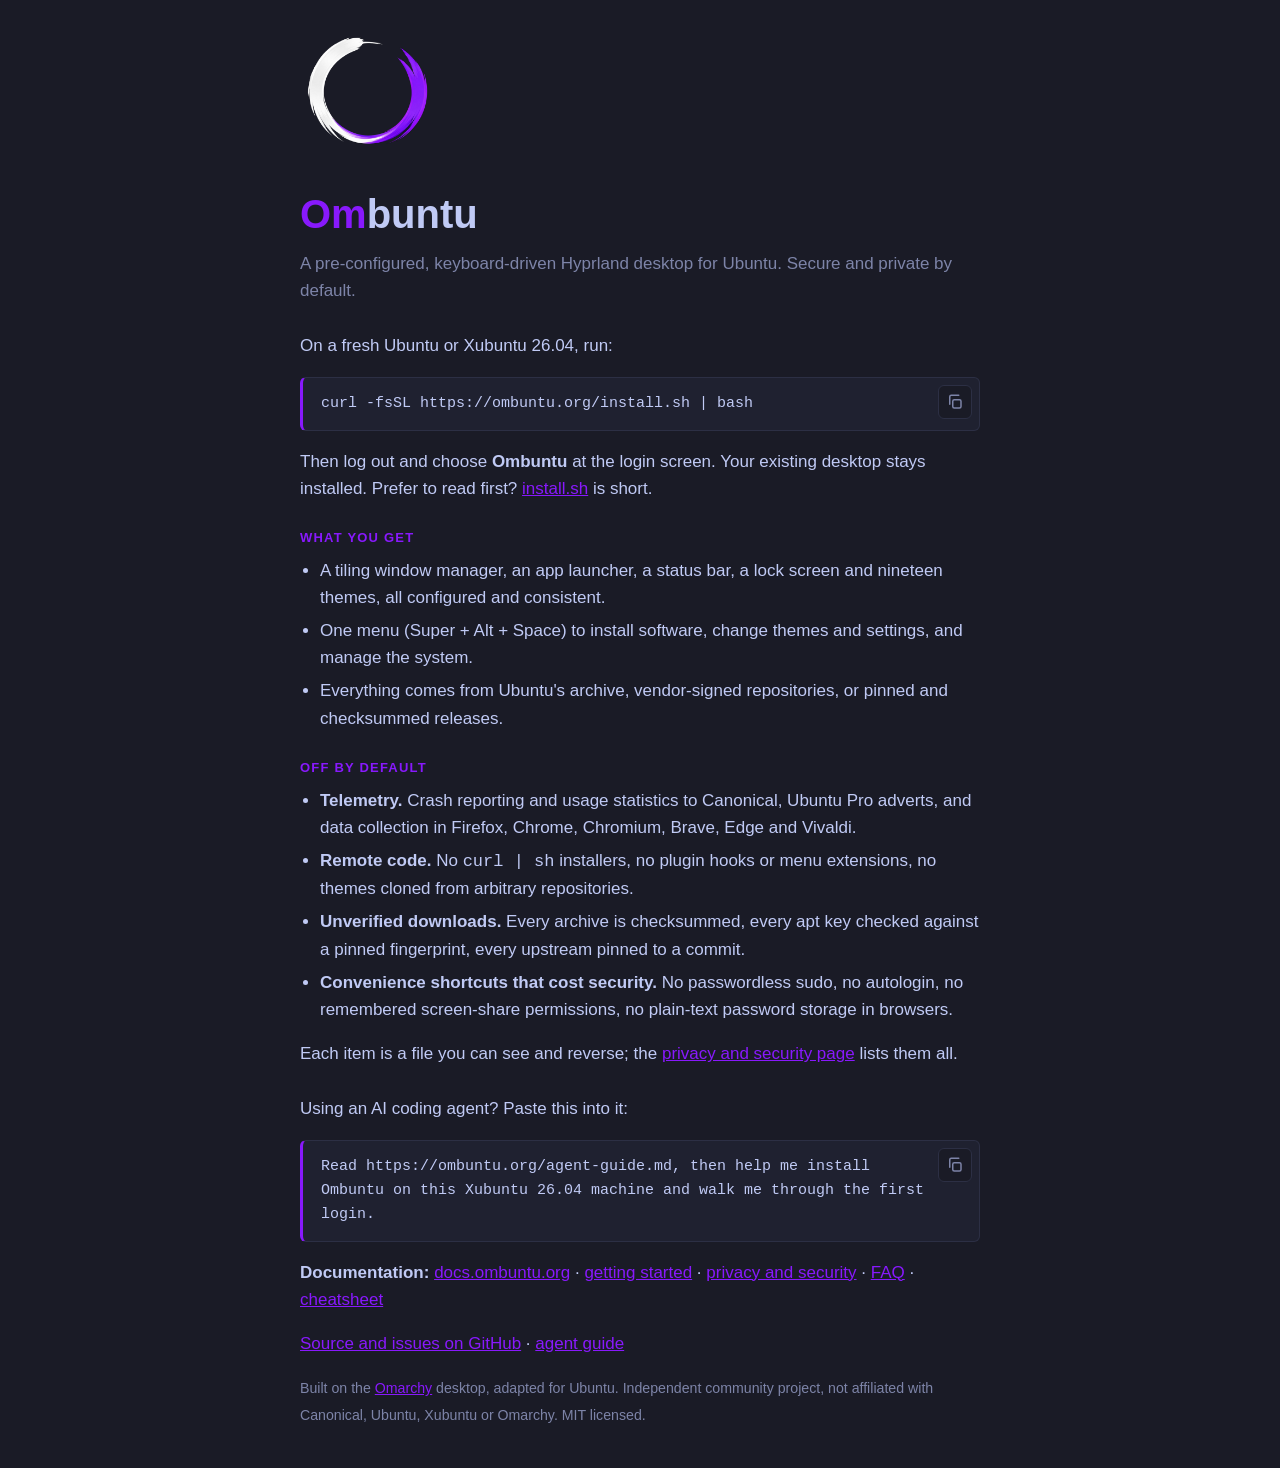
<file: index.html>
<!doctype html>
<html lang="en">
<head>
<meta charset="utf-8">
<meta name="viewport" content="width=device-width, initial-scale=1">
<title>Ombuntu</title>
<link rel="icon" href="favicon.ico" sizes="any">
<link rel="icon" type="image/png" sizes="32x32" href="logo/favicon-32.png">
<link rel="apple-touch-icon" href="logo/apple-touch-icon.png">
<style>
  body { margin:0; background:#1a1b26; color:#c0caf5; font:17px/1.6 "Liberation Sans","Noto Sans",system-ui,sans-serif; display:flex; min-height:100vh; align-items:center; justify-content:center; padding:24px; }
  main { max-width:680px; }
  h1 { font-size:40px; margin:0 0 4px; } h1 span { color:#8819fc; }
  img.logo { width:140px; height:140px; display:block; margin:0 0 18px; }
  p.tag { color:#7d84a8; margin:0 0 28px; }
  .cmd { position:relative; }
  pre { background:#1f2130; border:1px solid #2c2f44; border-left:3px solid #8819fc; padding:14px 52px 14px 18px; border-radius:6px; overflow-x:auto; font-size:15px; margin:0; white-space:pre-wrap; }
  .copy { position:absolute; top:8px; right:8px; width:34px; height:34px; border:1px solid #2c2f44; border-radius:6px; background:#1a1b26; color:#7d84a8; cursor:pointer; display:flex; align-items:center; justify-content:center; padding:0; }
  .copy:hover { color:#c0caf5; border-color:#8819fc; }
  .copy svg { width:18px; height:18px; fill:none; stroke:currentColor; stroke-width:2; stroke-linecap:round; stroke-linejoin:round; }
  .copy.done { color:#8819fc; border-color:#8819fc; }
  a { color:#8819fc; }
  small { color:#7d84a8; }
  h2.sec { font-size:13px; text-transform:uppercase; letter-spacing:1.2px; color:#8819fc; margin:26px 0 8px; }
  ul.list { padding-left:20px; margin:0 0 12px; } ul.list li { margin-bottom:6px; }
</style>
</head>
<body>
<main>
  <img class="logo" src="logo/ombuntu-logo.png" alt="Ombuntu enso ring logo">
  <h1><span>Om</span>buntu</h1>
  <p class="tag">A pre-configured, keyboard-driven Hyprland desktop for Ubuntu. Secure and private by default.</p>
  <p>On a fresh Ubuntu or Xubuntu 26.04, run:</p>
  <div class="cmd">
    <pre id="install-cmd">curl -fsSL https://ombuntu.org/install.sh | bash</pre>
    <button class="copy" data-for="install-cmd" type="button" title="Copy" aria-label="Copy install command"><svg viewBox="0 0 24 24" aria-hidden="true"><rect x="9" y="9" width="11" height="11" rx="2"/><path d="M5 15V5a2 2 0 0 1 2-2h10"/></svg></button>
  </div>
  <p>Then log out and choose <b>Ombuntu</b> at the login screen. Your existing desktop stays installed. Prefer to read first? <a href="https://github.com/Ombuntu/Ombuntu/blob/main/install.sh">install.sh</a> is short.</p>

  <h2 class="sec">What you get</h2>
  <ul class="list">
    <li>A tiling window manager, an app launcher, a status bar, a lock screen and nineteen themes, all configured and consistent.</li>
    <li>One menu (Super + Alt + Space) to install software, change themes and settings, and manage the system.</li>
    <li>Everything comes from Ubuntu's archive, vendor-signed repositories, or pinned and checksummed releases.</li>
  </ul>

  <h2 class="sec">Off by default</h2>
  <ul class="list">
    <li><b>Telemetry.</b> Crash reporting and usage statistics to Canonical, Ubuntu Pro adverts, and data collection in Firefox, Chrome, Chromium, Brave, Edge and Vivaldi.</li>
    <li><b>Remote code.</b> No <code>curl | sh</code> installers, no plugin hooks or menu extensions, no themes cloned from arbitrary repositories.</li>
    <li><b>Unverified downloads.</b> Every archive is checksummed, every apt key checked against a pinned fingerprint, every upstream pinned to a commit.</li>
    <li><b>Convenience shortcuts that cost security.</b> No passwordless sudo, no autologin, no remembered screen-share permissions, no plain-text password storage in browsers.</li>
  </ul>
  <p>Each item is a file you can see and reverse; the <a href="https://docs.ombuntu.org/privacy.html">privacy and security page</a> lists them all.</p>

  <p style="margin-top:28px">Using an AI coding agent? Paste this into it:</p>
  <div class="cmd">
    <pre id="prompt">Read https://ombuntu.org/agent-guide.md, then help me install Ombuntu on this Xubuntu 26.04 machine and walk me through the first login.</pre>
    <button class="copy" data-for="prompt" type="button" title="Copy" aria-label="Copy agent prompt"><svg viewBox="0 0 24 24" aria-hidden="true"><rect x="9" y="9" width="11" height="11" rx="2"/><path d="M5 15V5a2 2 0 0 1 2-2h10"/></svg></button>
  </div>
  <p><b>Documentation:</b> <a href="https://docs.ombuntu.org/">docs.ombuntu.org</a> &middot; <a href="https://docs.ombuntu.org/getting-started.html">getting started</a> &middot; <a href="https://docs.ombuntu.org/privacy.html">privacy and security</a> &middot; <a href="https://docs.ombuntu.org/faq.html">FAQ</a> &middot; <a href="https://docs.ombuntu.org/cheatsheet.html" target="_blank" rel="noopener">cheatsheet</a></p>
  <p><a href="https://github.com/Ombuntu/Ombuntu">Source and issues on GitHub</a> &middot; <a href="agent-guide.md">agent guide</a></p>
  <p><small>Built on the <a href="https://omarchy.org">Omarchy</a> desktop, adapted for Ubuntu. Independent community project, not affiliated with Canonical, Ubuntu, Xubuntu or Omarchy. MIT licensed.</small></p>
</main>
<script src="docs/copy.js"></script>
</body>
</html>
</file>
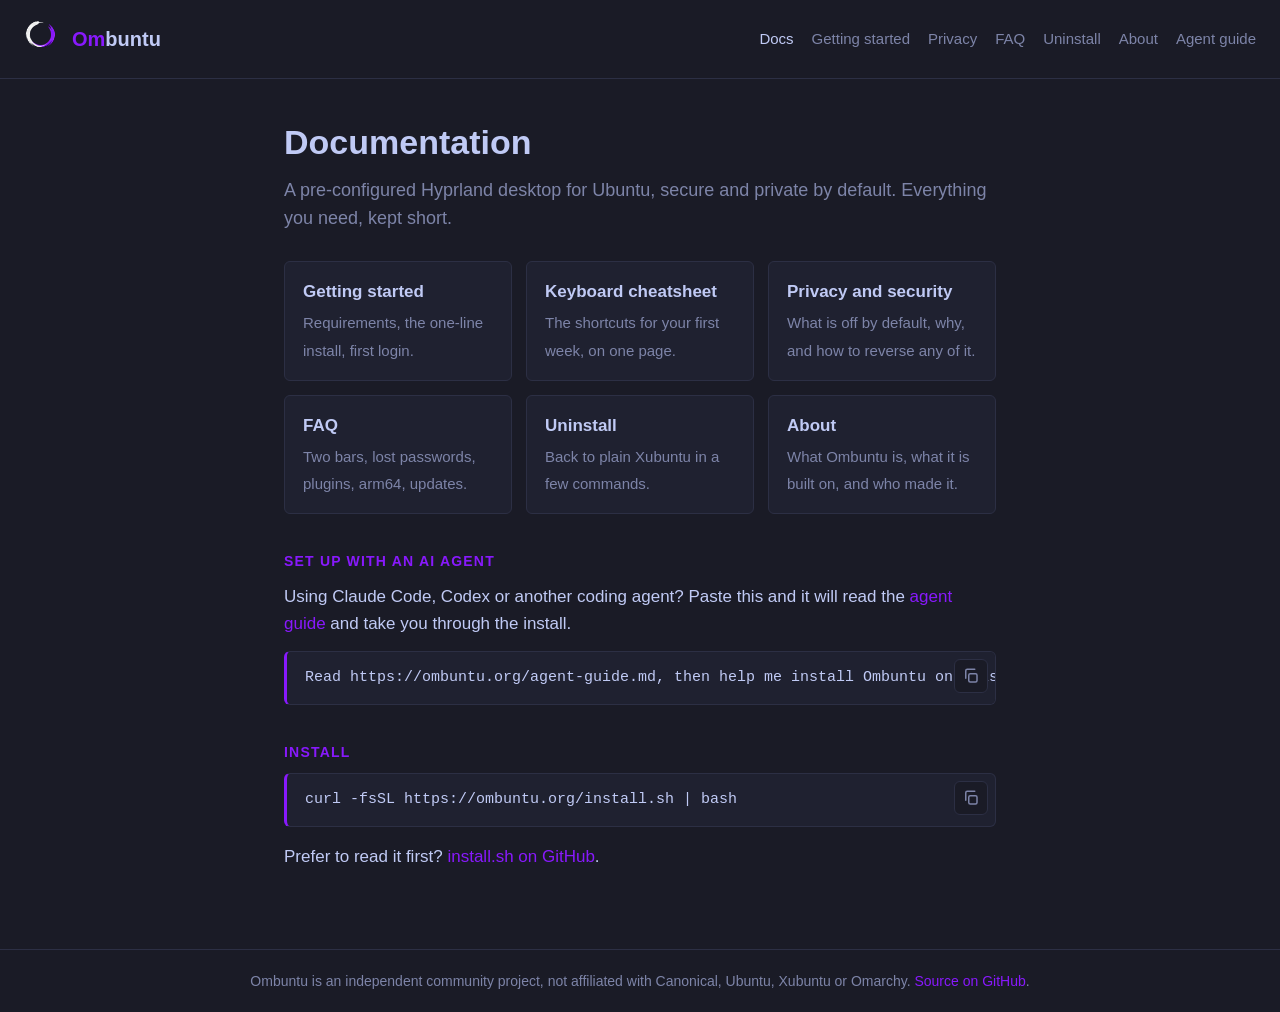
<file: docs/index.html>
<!doctype html>
<html lang="en">
<head>
<meta charset="utf-8">
<meta name="viewport" content="width=device-width, initial-scale=1">
<title>Documentation · Ombuntu</title>
<link rel="icon" href="assets/favicon.ico">
<link rel="stylesheet" href="style.css">
</head>
<body>
<header class="top">
  <a href="https://ombuntu.org/"><img src="assets/ombuntu-logo.png" alt=""></a>
  <a class="brand" href="https://ombuntu.org/"><span>Om</span>buntu</a>
  <nav><a href="index.html" class="here">Docs</a><a href="getting-started.html">Getting started</a><a href="privacy.html">Privacy</a><a href="faq.html">FAQ</a><a href="uninstall.html">Uninstall</a><a href="about.html">About</a><a href="https://ombuntu.org/agent-guide.md">Agent guide</a></nav>
</header>
<main>
<h1>Documentation</h1>
<p class="lead">A pre-configured Hyprland desktop for Ubuntu, secure and private by default. Everything you need, kept short.</p>

<div class="cards">
  <a class="card" href="getting-started.html"><b>Getting started</b><span>Requirements, the one-line install, first login.</span></a>
  <a class="card" href="cheatsheet.html"><b>Keyboard cheatsheet</b><span>The shortcuts for your first week, on one page.</span></a>
  <a class="card" href="privacy.html"><b>Privacy and security</b><span>What is off by default, why, and how to reverse any of it.</span></a>
  <a class="card" href="faq.html"><b>FAQ</b><span>Two bars, lost passwords, plugins, arm64, updates.</span></a>
  <a class="card" href="uninstall.html"><b>Uninstall</b><span>Back to plain Xubuntu in a few commands.</span></a>
  <a class="card" href="about.html"><b>About</b><span>What Ombuntu is, what it is built on, and who made it.</span></a>
</div>
<h2>Set up with an AI agent</h2>
<p>Using Claude Code, Codex or another coding agent? Paste this and it will read the <a href="https://ombuntu.org/agent-guide.md">agent guide</a> and take you through the install.</p>
<div class="cmd"><pre id="prompt">Read https://ombuntu.org/agent-guide.md, then help me install Ombuntu on this Xubuntu 26.04 machine and walk me through the first login.</pre><button class="copy" data-for="prompt" type="button" title="Copy" aria-label="Copy"><svg viewBox="0 0 24 24" aria-hidden="true"><rect x="9" y="9" width="11" height="11" rx="2"/><path d="M5 15V5a2 2 0 0 1 2-2h10"/></svg></button></div>
<h2>Install</h2>
<div class="cmd"><pre id="install">curl -fsSL https://ombuntu.org/install.sh | bash</pre><button class="copy" data-for="install" type="button" title="Copy" aria-label="Copy"><svg viewBox="0 0 24 24" aria-hidden="true"><rect x="9" y="9" width="11" height="11" rx="2"/><path d="M5 15V5a2 2 0 0 1 2-2h10"/></svg></button></div>
<p>Prefer to read it first? <a href="https://github.com/Ombuntu/Ombuntu/blob/main/install.sh">install.sh on GitHub</a>.</p>

</main>
<footer>Ombuntu is an independent community project, not affiliated with Canonical, Ubuntu, Xubuntu or Omarchy. <a href="https://github.com/Ombuntu/Ombuntu">Source on GitHub</a>.</footer>
<script src="copy.js"></script>
</body>
</html>
</file>
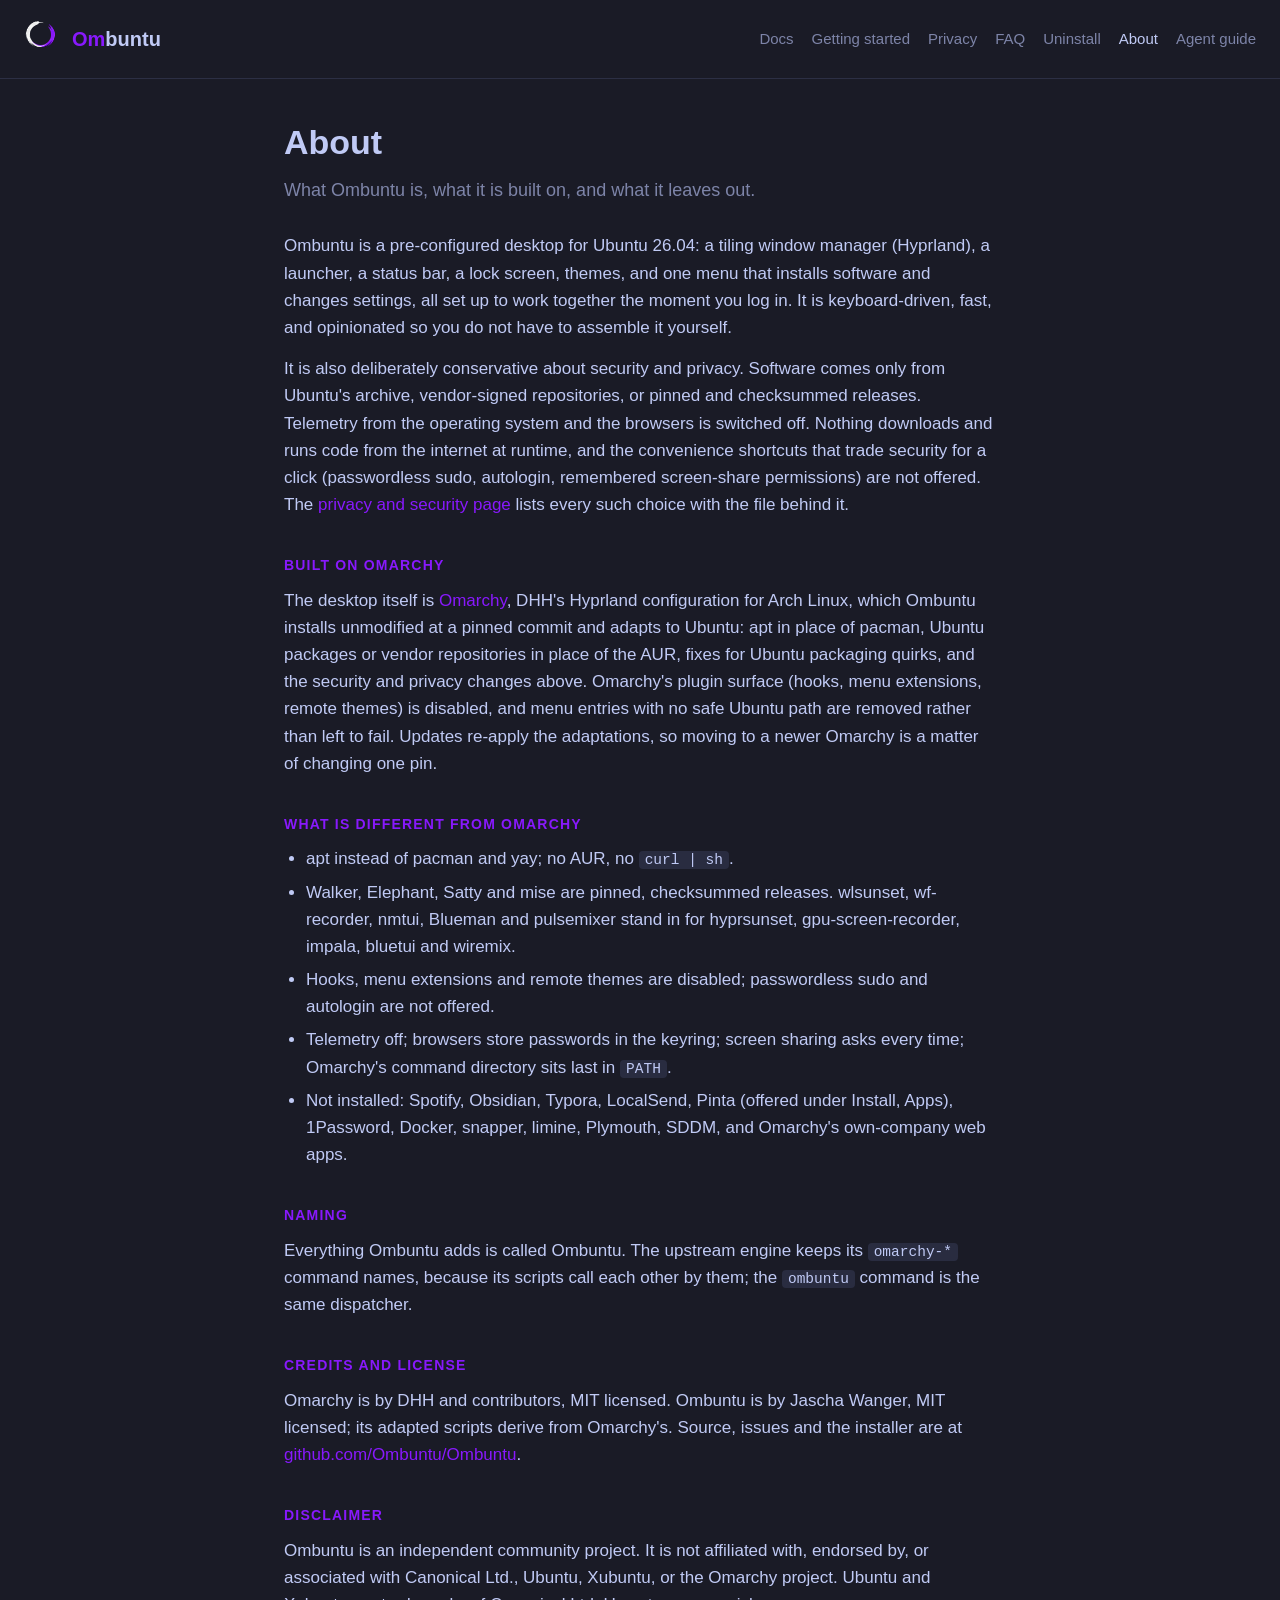
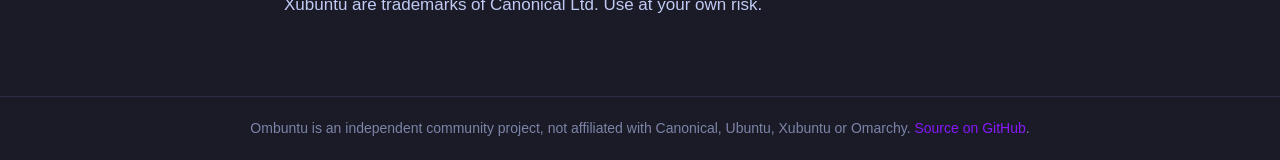
<file: docs/about.html>
<!doctype html>
<html lang="en">
<head>
<meta charset="utf-8">
<meta name="viewport" content="width=device-width, initial-scale=1">
<title>About · Ombuntu</title>
<link rel="icon" href="assets/favicon.ico">
<link rel="stylesheet" href="style.css">
</head>
<body>
<header class="top">
  <a href="https://ombuntu.org/"><img src="assets/ombuntu-logo.png" alt=""></a>
  <a class="brand" href="https://ombuntu.org/"><span>Om</span>buntu</a>
  <nav><a href="index.html">Docs</a><a href="getting-started.html">Getting started</a><a href="privacy.html">Privacy</a><a href="faq.html">FAQ</a><a href="uninstall.html">Uninstall</a><a href="about.html" class="here">About</a><a href="https://ombuntu.org/agent-guide.md">Agent guide</a></nav>
</header>
<main>
<h1>About</h1>
<p class="lead">What Ombuntu is, what it is built on, and what it leaves out.</p>

<p>Ombuntu is a pre-configured desktop for Ubuntu 26.04: a tiling window manager (Hyprland), a launcher, a status bar, a lock screen, themes, and one menu that installs software and changes settings, all set up to work together the moment you log in. It is keyboard-driven, fast, and opinionated so you do not have to assemble it yourself.</p>
<p>It is also deliberately conservative about security and privacy. Software comes only from Ubuntu's archive, vendor-signed repositories, or pinned and checksummed releases. Telemetry from the operating system and the browsers is switched off. Nothing downloads and runs code from the internet at runtime, and the convenience shortcuts that trade security for a click (passwordless sudo, autologin, remembered screen-share permissions) are not offered. The <a href="privacy.html">privacy and security page</a> lists every such choice with the file behind it.</p>
<h2>Built on Omarchy</h2>
<p>The desktop itself is <a href="https://omarchy.org">Omarchy</a>, DHH's Hyprland configuration for Arch Linux, which Ombuntu installs unmodified at a pinned commit and adapts to Ubuntu: apt in place of pacman, Ubuntu packages or vendor repositories in place of the AUR, fixes for Ubuntu packaging quirks, and the security and privacy changes above. Omarchy's plugin surface (hooks, menu extensions, remote themes) is disabled, and menu entries with no safe Ubuntu path are removed rather than left to fail. Updates re-apply the adaptations, so moving to a newer Omarchy is a matter of changing one pin.</p>
<h2>What is different from Omarchy</h2>
<ul>
<li>apt instead of pacman and yay; no AUR, no <code>curl | sh</code>.</li>
<li>Walker, Elephant, Satty and mise are pinned, checksummed releases. wlsunset, wf-recorder, nmtui, Blueman and pulsemixer stand in for hyprsunset, gpu-screen-recorder, impala, bluetui and wiremix.</li>
<li>Hooks, menu extensions and remote themes are disabled; passwordless sudo and autologin are not offered.</li>
<li>Telemetry off; browsers store passwords in the keyring; screen sharing asks every time; Omarchy's command directory sits last in <code>PATH</code>.</li>
<li>Not installed: Spotify, Obsidian, Typora, LocalSend, Pinta (offered under Install, Apps), 1Password, Docker, snapper, limine, Plymouth, SDDM, and Omarchy's own-company web apps.</li>
</ul>
<h2>Naming</h2>
<p>Everything Ombuntu adds is called Ombuntu. The upstream engine keeps its <code>omarchy-*</code> command names, because its scripts call each other by them; the <code>ombuntu</code> command is the same dispatcher.</p>
<h2>Credits and license</h2>
<p>Omarchy is by DHH and contributors, MIT licensed. Ombuntu is by Jascha Wanger, MIT licensed; its adapted scripts derive from Omarchy's. Source, issues and the installer are at <a href="https://github.com/Ombuntu/Ombuntu">github.com/Ombuntu/Ombuntu</a>.</p>
<h2>Disclaimer</h2>
<p>Ombuntu is an independent community project. It is not affiliated with, endorsed by, or associated with Canonical Ltd., Ubuntu, Xubuntu, or the Omarchy project. Ubuntu and Xubuntu are trademarks of Canonical Ltd. Use at your own risk.</p>

</main>
<footer>Ombuntu is an independent community project, not affiliated with Canonical, Ubuntu, Xubuntu or Omarchy. <a href="https://github.com/Ombuntu/Ombuntu">Source on GitHub</a>.</footer>
<script src="copy.js"></script>
</body>
</html>
</file>
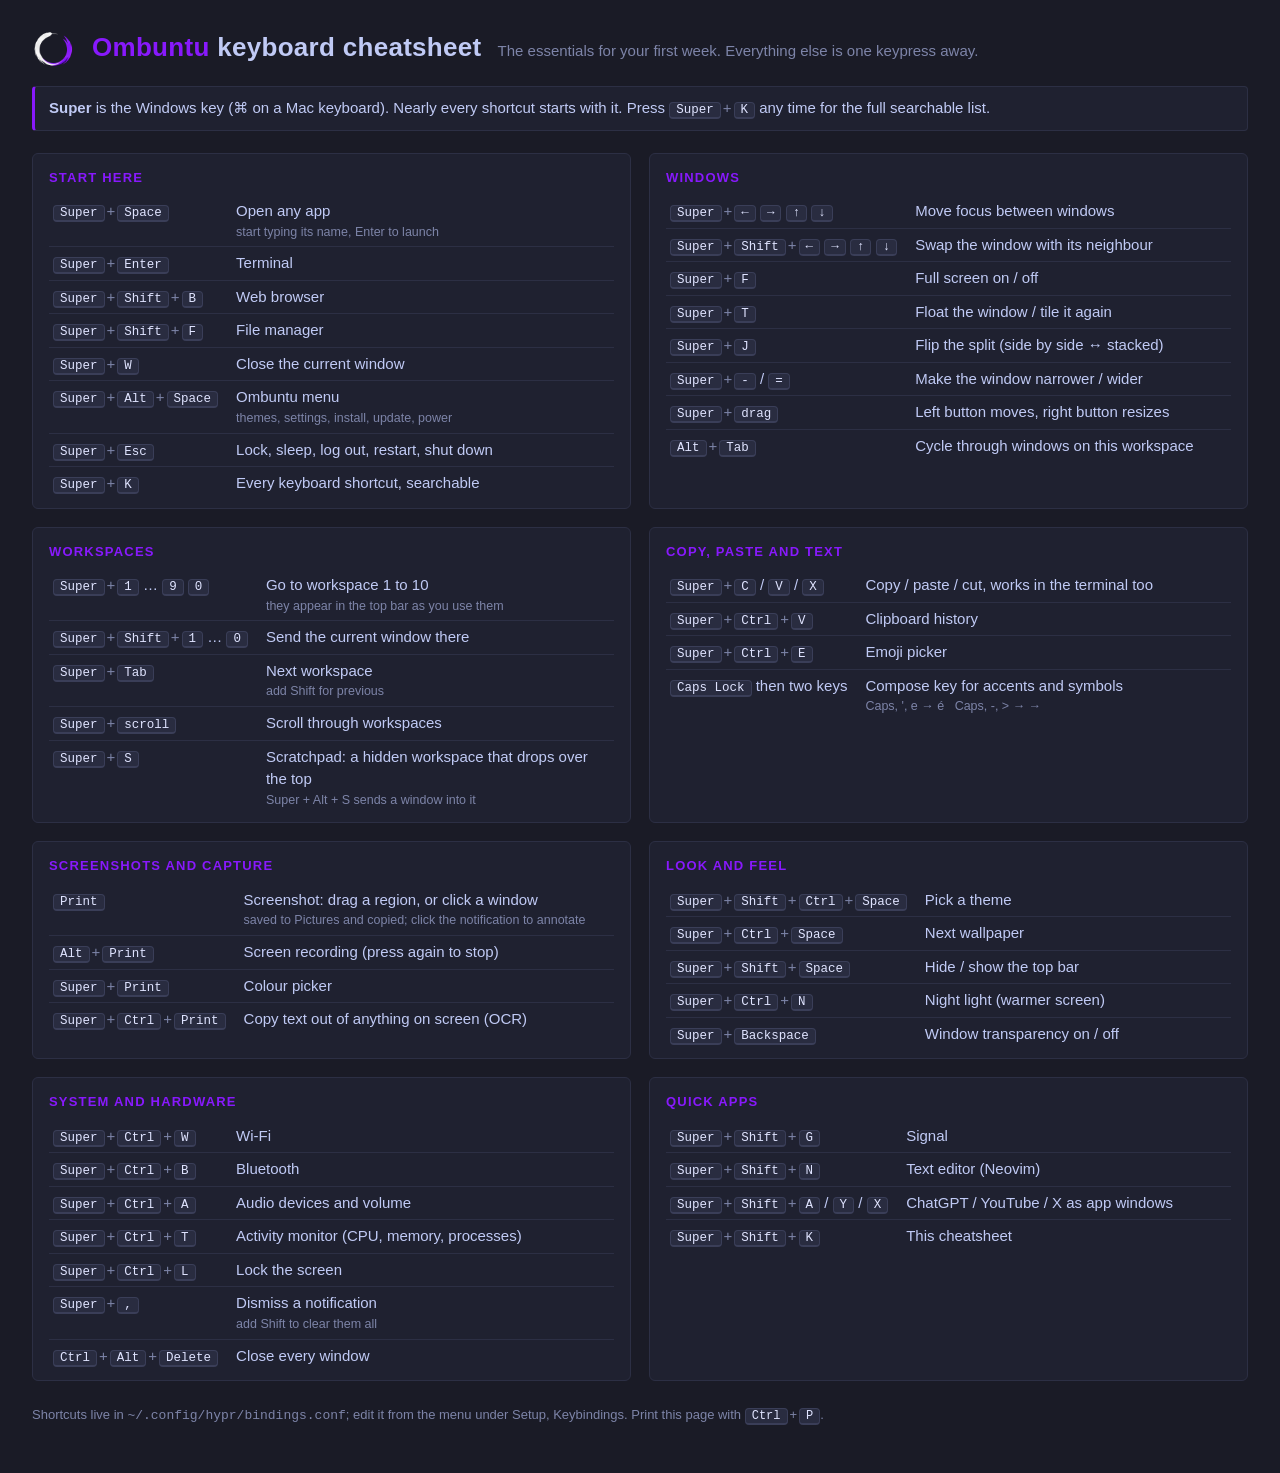
<file: docs/cheatsheet.html>
<!doctype html>
<html lang="en">
<head>
<meta charset="utf-8">
<meta name="viewport" content="width=device-width, initial-scale=1">
<title>Ombuntu Cheatsheet</title>
<link rel="icon" href="assets/ombuntu-logo.png">
<style>
  :root { --bg:#1a1b26; --panel:#1f2130; --line:#2c2f44; --fg:#c0caf5; --dim:#7d84a8; --accent:#8819fc; --key-bg:#292c40; --key-fg:#e0e4ff; }
  * { box-sizing:border-box; }
  body { margin:0; background:var(--bg); color:var(--fg); font:15px/1.5 "Liberation Sans", "Noto Sans", system-ui, sans-serif; padding:28px 32px 48px; }
  header { display:flex; align-items:baseline; gap:16px; flex-wrap:wrap; margin-bottom:6px; }
  h1 { margin:0; font-size:26px; font-weight:600; letter-spacing:.3px; }
  h1 span { color:var(--accent); }
  header p { margin:0; color:var(--dim); }
  .tip { background:var(--panel); border:1px solid var(--line); border-left:3px solid var(--accent); padding:10px 14px; margin:14px 0 22px; border-radius:4px; }
  .grid { display:grid; grid-template-columns:repeat(auto-fit, minmax(520px, 1fr)); gap:18px; }
  section { background:var(--panel); border:1px solid var(--line); border-radius:6px; padding:14px 16px 8px; break-inside:avoid; }
  h2 { margin:0 0 8px; font-size:13px; font-weight:600; text-transform:uppercase; letter-spacing:1.2px; color:var(--accent); }
  table { width:100%; border-collapse:collapse; }
  td { padding:5px 4px; vertical-align:top; border-top:1px solid var(--line); }
  tr:first-child td { border-top:0; }
  td.k { width:1%; white-space:nowrap; padding-right:14px; }
  kbd { display:inline-block; background:var(--key-bg); color:var(--key-fg); border:1px solid #3a3e58; border-bottom-width:2px; border-radius:4px; padding:0 6px; font:12.5px "JetBrainsMono Nerd Font", "JetBrains Mono", ui-monospace, monospace; }
  .plus { color:var(--dim); margin:0 2px; }
  td.d small { display:block; color:var(--dim); }
  footer { margin-top:24px; color:var(--dim); font-size:13px; }
  footer kbd { font-size:12px; }
  @media print { body { background:#fff; color:#111; padding:12px; } section { background:#fff; border-color:#ccc; } h2 { color:#333; } kbd { background:#eee; color:#111; border-color:#bbb; } .tip { background:#f4f4f4; border-color:#ccc; } td { border-color:#e2e2e2; } }
</style>
</head>
<body>
<header>
  <img src="assets/ombuntu-logo.png" alt="" style="width:44px;height:44px;align-self:center">
  <h1><span>Ombuntu</span> keyboard cheatsheet</h1>
  <p>The essentials for your first week. Everything else is one keypress away.</p>
</header>
<div class="tip"><b>Super</b> is the Windows key (⌘ on a Mac keyboard). Nearly every shortcut starts with it. Press <kbd>Super</kbd><span class="plus">+</span><kbd>K</kbd> any time for the full searchable list.</div>

<div class="grid">

<section>
<h2>Start here</h2>
<table>
<tr><td class="k"><kbd>Super</kbd><span class="plus">+</span><kbd>Space</kbd></td><td class="d">Open any app <small>start typing its name, Enter to launch</small></td></tr>
<tr><td class="k"><kbd>Super</kbd><span class="plus">+</span><kbd>Enter</kbd></td><td class="d">Terminal</td></tr>
<tr><td class="k"><kbd>Super</kbd><span class="plus">+</span><kbd>Shift</kbd><span class="plus">+</span><kbd>B</kbd></td><td class="d">Web browser</td></tr>
<tr><td class="k"><kbd>Super</kbd><span class="plus">+</span><kbd>Shift</kbd><span class="plus">+</span><kbd>F</kbd></td><td class="d">File manager</td></tr>
<tr><td class="k"><kbd>Super</kbd><span class="plus">+</span><kbd>W</kbd></td><td class="d">Close the current window</td></tr>
<tr><td class="k"><kbd>Super</kbd><span class="plus">+</span><kbd>Alt</kbd><span class="plus">+</span><kbd>Space</kbd></td><td class="d">Ombuntu menu <small>themes, settings, install, update, power</small></td></tr>
<tr><td class="k"><kbd>Super</kbd><span class="plus">+</span><kbd>Esc</kbd></td><td class="d">Lock, sleep, log out, restart, shut down</td></tr>
<tr><td class="k"><kbd>Super</kbd><span class="plus">+</span><kbd>K</kbd></td><td class="d">Every keyboard shortcut, searchable</td></tr>
</table>
</section>

<section>
<h2>Windows</h2>
<table>
<tr><td class="k"><kbd>Super</kbd><span class="plus">+</span><kbd>←</kbd> <kbd>→</kbd> <kbd>↑</kbd> <kbd>↓</kbd></td><td class="d">Move focus between windows</td></tr>
<tr><td class="k"><kbd>Super</kbd><span class="plus">+</span><kbd>Shift</kbd><span class="plus">+</span><kbd>←</kbd> <kbd>→</kbd> <kbd>↑</kbd> <kbd>↓</kbd></td><td class="d">Swap the window with its neighbour</td></tr>
<tr><td class="k"><kbd>Super</kbd><span class="plus">+</span><kbd>F</kbd></td><td class="d">Full screen on / off</td></tr>
<tr><td class="k"><kbd>Super</kbd><span class="plus">+</span><kbd>T</kbd></td><td class="d">Float the window / tile it again</td></tr>
<tr><td class="k"><kbd>Super</kbd><span class="plus">+</span><kbd>J</kbd></td><td class="d">Flip the split (side by side ↔ stacked)</td></tr>
<tr><td class="k"><kbd>Super</kbd><span class="plus">+</span><kbd>-</kbd> / <kbd>=</kbd></td><td class="d">Make the window narrower / wider</td></tr>
<tr><td class="k"><kbd>Super</kbd><span class="plus">+</span><kbd>drag</kbd></td><td class="d">Left button moves, right button resizes</td></tr>
<tr><td class="k"><kbd>Alt</kbd><span class="plus">+</span><kbd>Tab</kbd></td><td class="d">Cycle through windows on this workspace</td></tr>
</table>
</section>

<section>
<h2>Workspaces</h2>
<table>
<tr><td class="k"><kbd>Super</kbd><span class="plus">+</span><kbd>1</kbd> … <kbd>9</kbd> <kbd>0</kbd></td><td class="d">Go to workspace 1 to 10 <small>they appear in the top bar as you use them</small></td></tr>
<tr><td class="k"><kbd>Super</kbd><span class="plus">+</span><kbd>Shift</kbd><span class="plus">+</span><kbd>1</kbd> … <kbd>0</kbd></td><td class="d">Send the current window there</td></tr>
<tr><td class="k"><kbd>Super</kbd><span class="plus">+</span><kbd>Tab</kbd></td><td class="d">Next workspace <small>add Shift for previous</small></td></tr>
<tr><td class="k"><kbd>Super</kbd><span class="plus">+</span><kbd>scroll</kbd></td><td class="d">Scroll through workspaces</td></tr>
<tr><td class="k"><kbd>Super</kbd><span class="plus">+</span><kbd>S</kbd></td><td class="d">Scratchpad: a hidden workspace that drops over the top <small>Super + Alt + S sends a window into it</small></td></tr>
</table>
</section>

<section>
<h2>Copy, paste and text</h2>
<table>
<tr><td class="k"><kbd>Super</kbd><span class="plus">+</span><kbd>C</kbd> / <kbd>V</kbd> / <kbd>X</kbd></td><td class="d">Copy / paste / cut, works in the terminal too</td></tr>
<tr><td class="k"><kbd>Super</kbd><span class="plus">+</span><kbd>Ctrl</kbd><span class="plus">+</span><kbd>V</kbd></td><td class="d">Clipboard history</td></tr>
<tr><td class="k"><kbd>Super</kbd><span class="plus">+</span><kbd>Ctrl</kbd><span class="plus">+</span><kbd>E</kbd></td><td class="d">Emoji picker</td></tr>
<tr><td class="k"><kbd>Caps Lock</kbd> then two keys</td><td class="d">Compose key for accents and symbols <small>Caps, ', e → é &nbsp; Caps, -, > → →</small></td></tr>
</table>
</section>

<section>
<h2>Screenshots and capture</h2>
<table>
<tr><td class="k"><kbd>Print</kbd></td><td class="d">Screenshot: drag a region, or click a window <small>saved to Pictures and copied; click the notification to annotate</small></td></tr>
<tr><td class="k"><kbd>Alt</kbd><span class="plus">+</span><kbd>Print</kbd></td><td class="d">Screen recording (press again to stop)</td></tr>
<tr><td class="k"><kbd>Super</kbd><span class="plus">+</span><kbd>Print</kbd></td><td class="d">Colour picker</td></tr>
<tr><td class="k"><kbd>Super</kbd><span class="plus">+</span><kbd>Ctrl</kbd><span class="plus">+</span><kbd>Print</kbd></td><td class="d">Copy text out of anything on screen (OCR)</td></tr>
</table>
</section>

<section>
<h2>Look and feel</h2>
<table>
<tr><td class="k"><kbd>Super</kbd><span class="plus">+</span><kbd>Shift</kbd><span class="plus">+</span><kbd>Ctrl</kbd><span class="plus">+</span><kbd>Space</kbd></td><td class="d">Pick a theme</td></tr>
<tr><td class="k"><kbd>Super</kbd><span class="plus">+</span><kbd>Ctrl</kbd><span class="plus">+</span><kbd>Space</kbd></td><td class="d">Next wallpaper</td></tr>
<tr><td class="k"><kbd>Super</kbd><span class="plus">+</span><kbd>Shift</kbd><span class="plus">+</span><kbd>Space</kbd></td><td class="d">Hide / show the top bar</td></tr>
<tr><td class="k"><kbd>Super</kbd><span class="plus">+</span><kbd>Ctrl</kbd><span class="plus">+</span><kbd>N</kbd></td><td class="d">Night light (warmer screen)</td></tr>
<tr><td class="k"><kbd>Super</kbd><span class="plus">+</span><kbd>Backspace</kbd></td><td class="d">Window transparency on / off</td></tr>
</table>
</section>

<section>
<h2>System and hardware</h2>
<table>
<tr><td class="k"><kbd>Super</kbd><span class="plus">+</span><kbd>Ctrl</kbd><span class="plus">+</span><kbd>W</kbd></td><td class="d">Wi-Fi</td></tr>
<tr><td class="k"><kbd>Super</kbd><span class="plus">+</span><kbd>Ctrl</kbd><span class="plus">+</span><kbd>B</kbd></td><td class="d">Bluetooth</td></tr>
<tr><td class="k"><kbd>Super</kbd><span class="plus">+</span><kbd>Ctrl</kbd><span class="plus">+</span><kbd>A</kbd></td><td class="d">Audio devices and volume</td></tr>
<tr><td class="k"><kbd>Super</kbd><span class="plus">+</span><kbd>Ctrl</kbd><span class="plus">+</span><kbd>T</kbd></td><td class="d">Activity monitor (CPU, memory, processes)</td></tr>
<tr><td class="k"><kbd>Super</kbd><span class="plus">+</span><kbd>Ctrl</kbd><span class="plus">+</span><kbd>L</kbd></td><td class="d">Lock the screen</td></tr>
<tr><td class="k"><kbd>Super</kbd><span class="plus">+</span><kbd>,</kbd></td><td class="d">Dismiss a notification <small>add Shift to clear them all</small></td></tr>
<tr><td class="k"><kbd>Ctrl</kbd><span class="plus">+</span><kbd>Alt</kbd><span class="plus">+</span><kbd>Delete</kbd></td><td class="d">Close every window</td></tr>
</table>
</section>

<section>
<h2>Quick apps</h2>
<table>
<tr><td class="k"><kbd>Super</kbd><span class="plus">+</span><kbd>Shift</kbd><span class="plus">+</span><kbd>G</kbd></td><td class="d">Signal</td></tr>
<tr><td class="k"><kbd>Super</kbd><span class="plus">+</span><kbd>Shift</kbd><span class="plus">+</span><kbd>N</kbd></td><td class="d">Text editor (Neovim)</td></tr>
<tr><td class="k"><kbd>Super</kbd><span class="plus">+</span><kbd>Shift</kbd><span class="plus">+</span><kbd>A</kbd> / <kbd>Y</kbd> / <kbd>X</kbd></td><td class="d">ChatGPT / YouTube / X as app windows</td></tr>
<tr><td class="k"><kbd>Super</kbd><span class="plus">+</span><kbd>Shift</kbd><span class="plus">+</span><kbd>K</kbd></td><td class="d">This cheatsheet</td></tr>
</table>
</section>

</div>
<footer>Shortcuts live in <code>~/.config/hypr/bindings.conf</code>; edit it from the menu under Setup, Keybindings. Print this page with <kbd>Ctrl</kbd><span class="plus">+</span><kbd>P</kbd>.</footer>
</body>
</html>
</file>
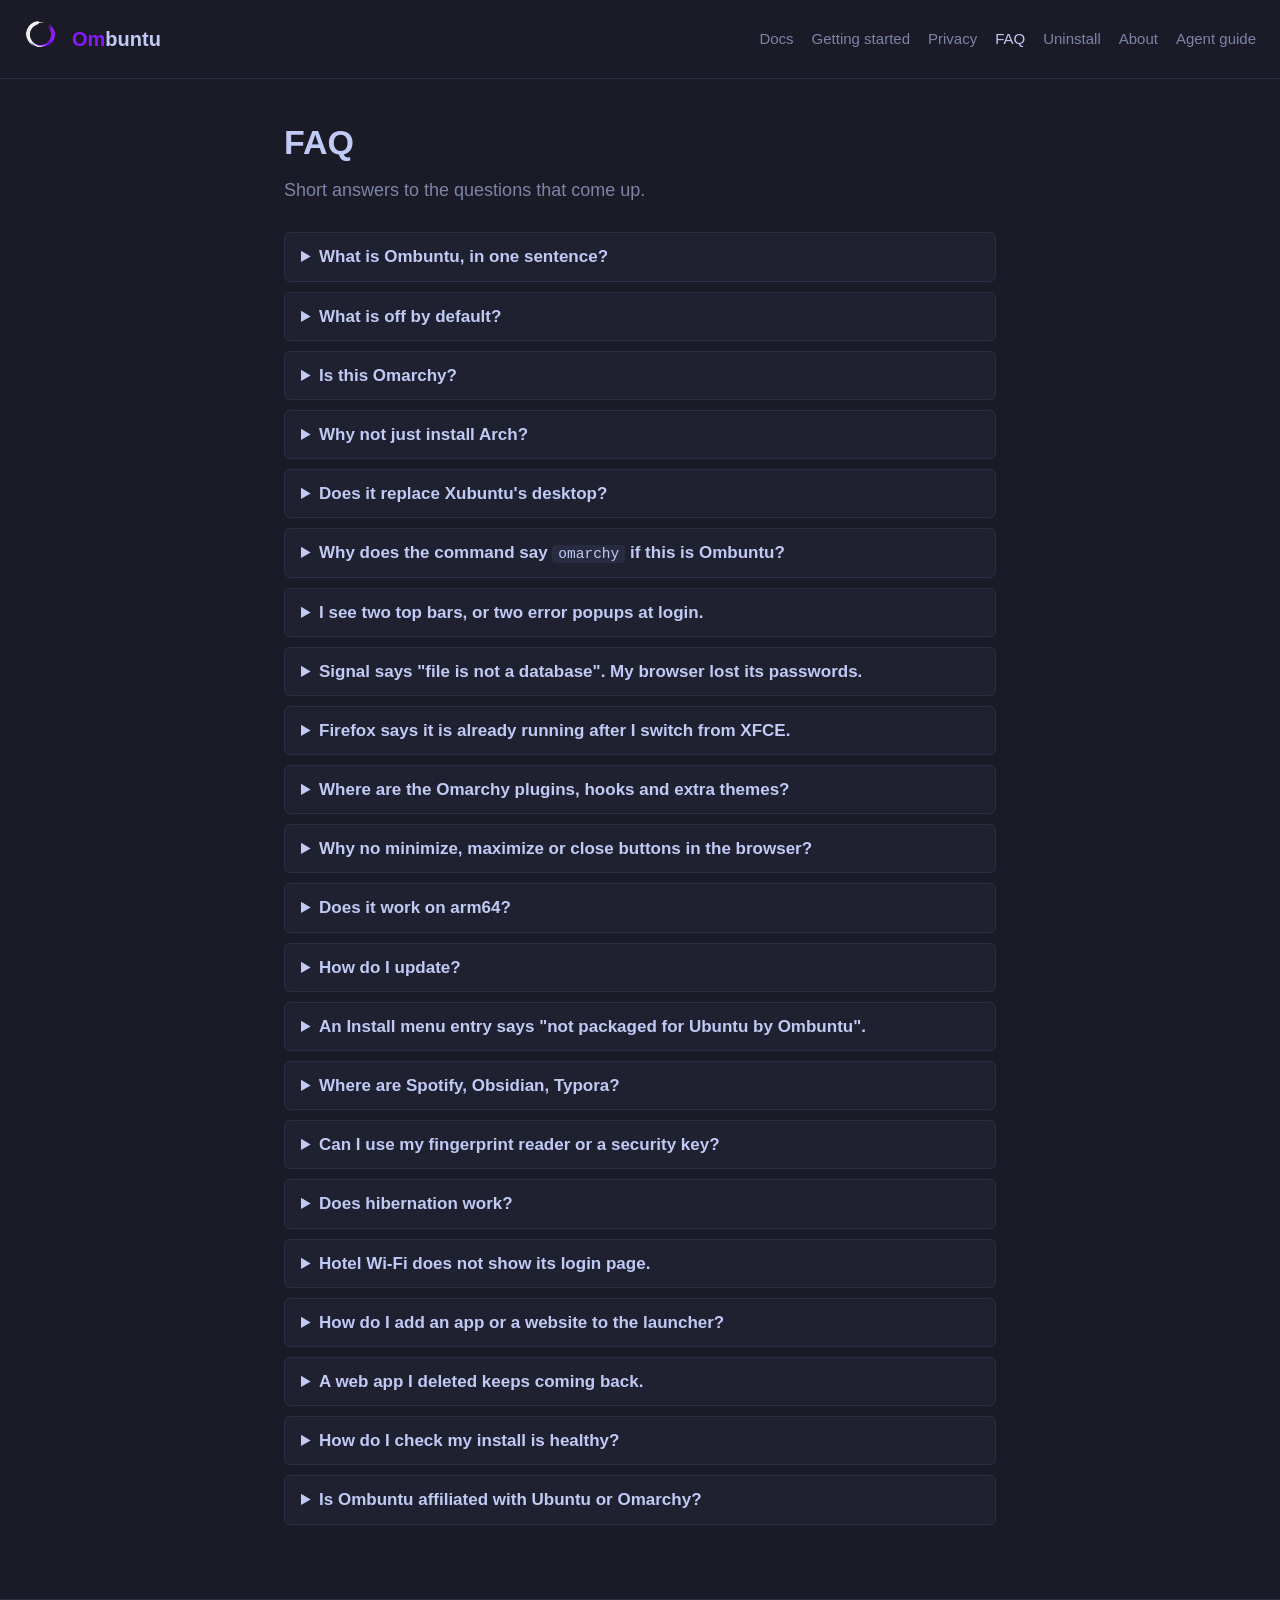
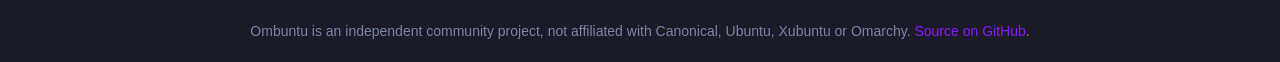
<file: docs/faq.html>
<!doctype html>
<html lang="en">
<head>
<meta charset="utf-8">
<meta name="viewport" content="width=device-width, initial-scale=1">
<title>FAQ · Ombuntu</title>
<link rel="icon" href="assets/favicon.ico">
<link rel="stylesheet" href="style.css">
</head>
<body>
<header class="top">
  <a href="https://ombuntu.org/"><img src="assets/ombuntu-logo.png" alt=""></a>
  <a class="brand" href="https://ombuntu.org/"><span>Om</span>buntu</a>
  <nav><a href="index.html">Docs</a><a href="getting-started.html">Getting started</a><a href="privacy.html">Privacy</a><a href="faq.html" class="here">FAQ</a><a href="uninstall.html">Uninstall</a><a href="about.html">About</a><a href="https://ombuntu.org/agent-guide.md">Agent guide</a></nav>
</header>
<main>
<h1>FAQ</h1>
<p class="lead">Short answers to the questions that come up.</p>

<details><summary>What is Ombuntu, in one sentence?</summary><p>A pre-configured, keyboard-driven Hyprland desktop for Ubuntu 26.04 that is secure and private by default and installs next to the desktop you already have.</p></details>
<details><summary>What is off by default?</summary><p>Telemetry to Canonical and the browser vendors; remote code (no <code>curl | sh</code> installers, plugin hooks, menu extensions or cloned themes); unverified downloads (everything is checksummed, keys are fingerprint-checked, upstreams are commit-pinned); and security shortcuts (passwordless sudo, autologin, remembered screen-share permissions, plain-text browser password storage). The <a href="privacy.html">privacy and security page</a> lists each item with the file behind it and how to reverse it.</p></details>
<details><summary>Is this Omarchy?</summary><p>It is built on it. Upstream Omarchy is installed unchanged at a pinned commit, and Ombuntu's adaptations replace what Arch has and Ubuntu does not, disables the plugin surface, and adds the security and privacy defaults. The menu, themes, bar, launcher, lock screen and keybindings are Omarchy's.</p></details>
<details><summary>Why not just install Arch?</summary><p>Some people want the Omarchy experience on the Ubuntu they already run, with apt, Ubuntu's kernel and driver support, and their existing XFCE session as a fallback. Ombuntu is for them.</p></details>
<details><summary>Does it replace Xubuntu's desktop?</summary><p>No. XFCE stays installed and untouched. You choose Ombuntu or Xubuntu Session at the login screen.</p></details>
<details><summary>Why does the command say <code>omarchy</code> if this is Ombuntu?</summary><p>Everything Ombuntu adds is named Ombuntu: the session, branding, wallpapers, the <code>ombuntu</code> command. The upstream engine keeps its <code>omarchy-*</code> command names because its 280-plus scripts call each other by them. <code>ombuntu</code> and <code>omarchy</code> run the same dispatcher.</p></details>
<details><summary>I see two top bars, or two error popups at login.</summary><p>Ubuntu's waybar and hypridle packages enable user services globally, which duplicated what Omarchy starts. Run the installer again; it masks them.</p></details>
<details><summary>Signal says "file is not a database". My browser lost its passwords.</summary><p>Chromium and Electron apps only use the GNOME keyring on desktops they recognise; under Hyprland they fall back to plain-text storage and cannot decrypt what was saved under XFCE. Ombuntu launches them with the keyring backend selected. Use the launcher entries or the Super key bindings, not a bare command.</p></details>
<details><summary>Firefox says it is already running after I switch from XFCE.</summary><p>The XFCE session left it running. <code>pkill -f /snap/firefox</code>, then open it again. Rebooting between desktops avoids this.</p></details>
<details><summary>Where are the Omarchy plugins, hooks and extra themes?</summary><p>Disabled on purpose. Hooks, menu extensions and remote theme installs execute arbitrary code with your user rights on everyday actions. Use the bundled themes, or copy a theme you have reviewed into <code>~/.config/omarchy/themes/</code> by hand.</p></details>
<details><summary>Why no minimize, maximize or close buttons in the browser?</summary><p>Hyprland is a tiling compositor and draws no title bars. Ombuntu sets browsers to system decorations so their own buttons disappear; <kbd>Super</kbd> + <kbd>W</kbd> closes, <kbd>Super</kbd> + <kbd>F</kbd> goes full screen. <code>ombuntu-browser-decorations on</code> brings the buttons back.</p></details>
<details><summary>Does it work on arm64?</summary><p>Yes. Ubuntu builds the whole desktop for arm64. Walker and Elephant have no arm64 releases, so the installer compiles them from source, which takes 10 to 30 minutes.</p></details>
<details><summary>How do I update?</summary><p><code>ombuntu update</code>, the menu's Update entry, or run the one-line installer again. Ubuntu packages come from apt; Ombuntu re-applies its adaptations.</p></details>
<details><summary>An Install menu entry says "not packaged for Ubuntu by Ombuntu".</summary><p>That is a deliberate stop, not a bug. The entry's software has no apt package, vendor repository or checksummed download, and Ombuntu does not pipe remote scripts into a shell. The message says where to get it by hand.</p></details>
<details><summary>Where are Spotify, Obsidian, Typora?</summary><p>Omarchy preinstalls them on Arch. Ombuntu offers them under the menu's Install, Apps, from the official snaps and vendor apt repositories. Once installed, Omarchy's shortcuts for them (Super + Shift + M, O, W) work. 1Password is not offered; Bitwarden is, under Install, Service.</p></details>
<details><summary>Can I use my fingerprint reader or a security key?</summary><p>Yes: Setup, Security in the menu enrols a fingerprint (fprintd) or registers a FIDO2 key (pam_u2f, PIN plus touch) for sudo, polkit and the lock screen, using Ubuntu's PAM layout. The password always remains as a fallback.</p></details>
<details><summary>Does hibernation work?</summary><p>On an ext4 root, yes: Setup, System, Enable Hibernate creates a swapfile the size of RAM (or reuses Ubuntu's), sets the resume parameters for GRUB and the initramfs, and makes suspend hand over to hibernate after two hours.</p></details>
<details><summary>Hotel Wi-Fi does not show its login page.</summary><p>Ombuntu turns off NetworkManager's connectivity probe to Canonical, which is what normally detects captive portals. Open any plain <code>http://</code> page (for example <code>http://neverssl.com</code>) and the login page appears. To restore automatic detection, delete <code>/etc/NetworkManager/conf.d/99-ombuntu-no-connectivity-check.conf</code> and reload NetworkManager.</p></details>
<details><summary>How do I add an app or a website to the launcher?</summary><p>For a website, press <kbd>Super</kbd> + <kbd>Alt</kbd> + <kbd>Space</kbd> and choose Install, then Web App. It asks for a name and a URL, grabs the site's icon, and the site opens in its own window with no tabs or address bar. From a terminal the same thing is <code>ombuntu-webapp-install "Name" https://example.com</code>, and <code>ombuntu-webapp-remove "Name"</code> takes it away again.</p><p>For a program you installed by hand that never showed up in the launcher, it is missing its desktop entry. Some programs can add their own: Tor Browser, for instance, registers itself with <code>./start-tor-browser.desktop --register-app</code> run from the folder it lives in. Otherwise put a <code>.desktop</code> file in <code>~/.local/share/applications/</code>.</p></details>
<details><summary>A web app I deleted keeps coming back.</summary><p>The ones Omarchy ships (WhatsApp, ChatGPT, YouTube, X, GitHub, Figma, Discord, Zoom, Google Photos, Contacts, Messages and Maps) are re-created every time you run <code>ombuntu update</code> or the installer, so deleting one lasts until the next update. Web apps you created yourself are never touched.</p><p>The exception is duplicates: if you install the real application, Ombuntu retires the matching web app on the next update rather than listing the same name twice. Install the ChatGPT desktop app and the ChatGPT web app stops coming back.</p></details>
<details><summary>How do I check my install is healthy?</summary><p><code>ombuntu-doctor</code>. One line per check; re-running the installer fixes most warnings.</p></details>
<details><summary>Is Ombuntu affiliated with Ubuntu or Omarchy?</summary><p>No. It is an independent community project. Ubuntu and Xubuntu are Canonical trademarks; Omarchy belongs to DHH and contributors.</p></details>

</main>
<footer>Ombuntu is an independent community project, not affiliated with Canonical, Ubuntu, Xubuntu or Omarchy. <a href="https://github.com/Ombuntu/Ombuntu">Source on GitHub</a>.</footer>
<script src="copy.js"></script>
</body>
</html>
</file>
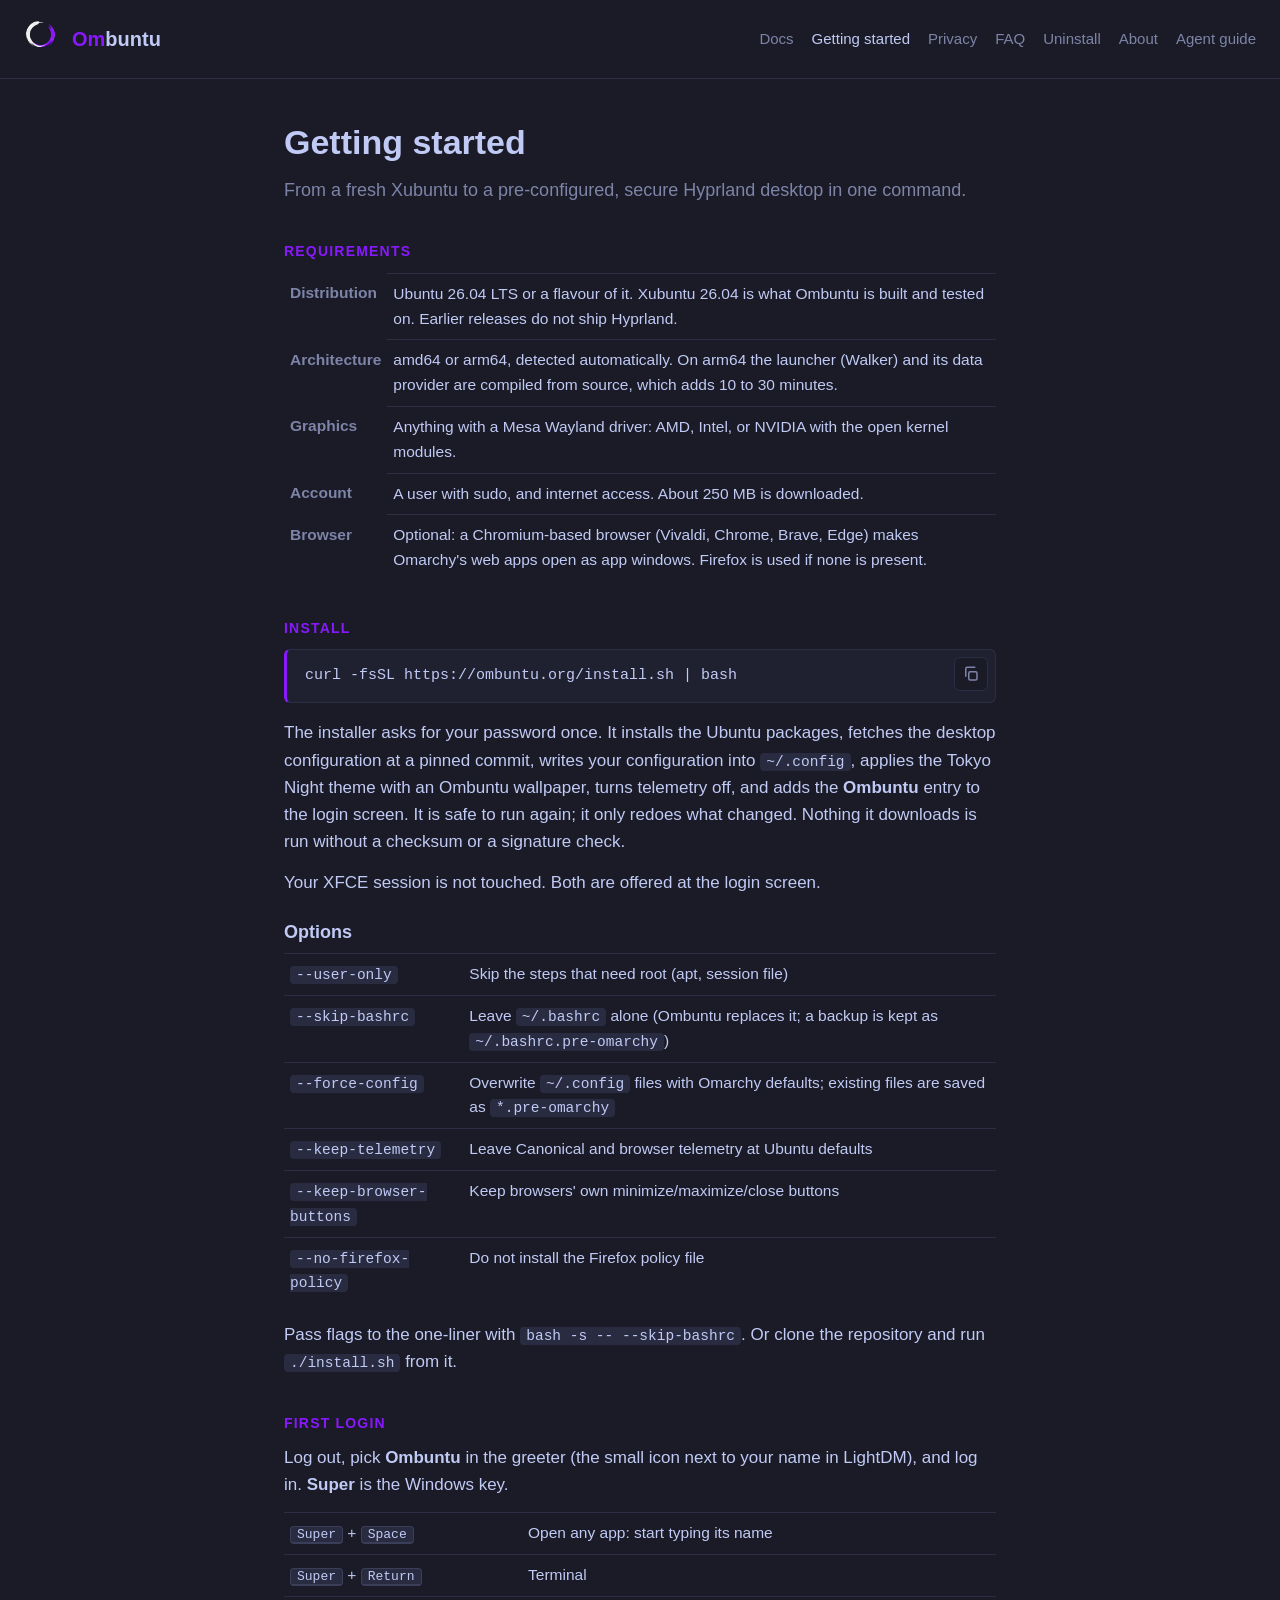
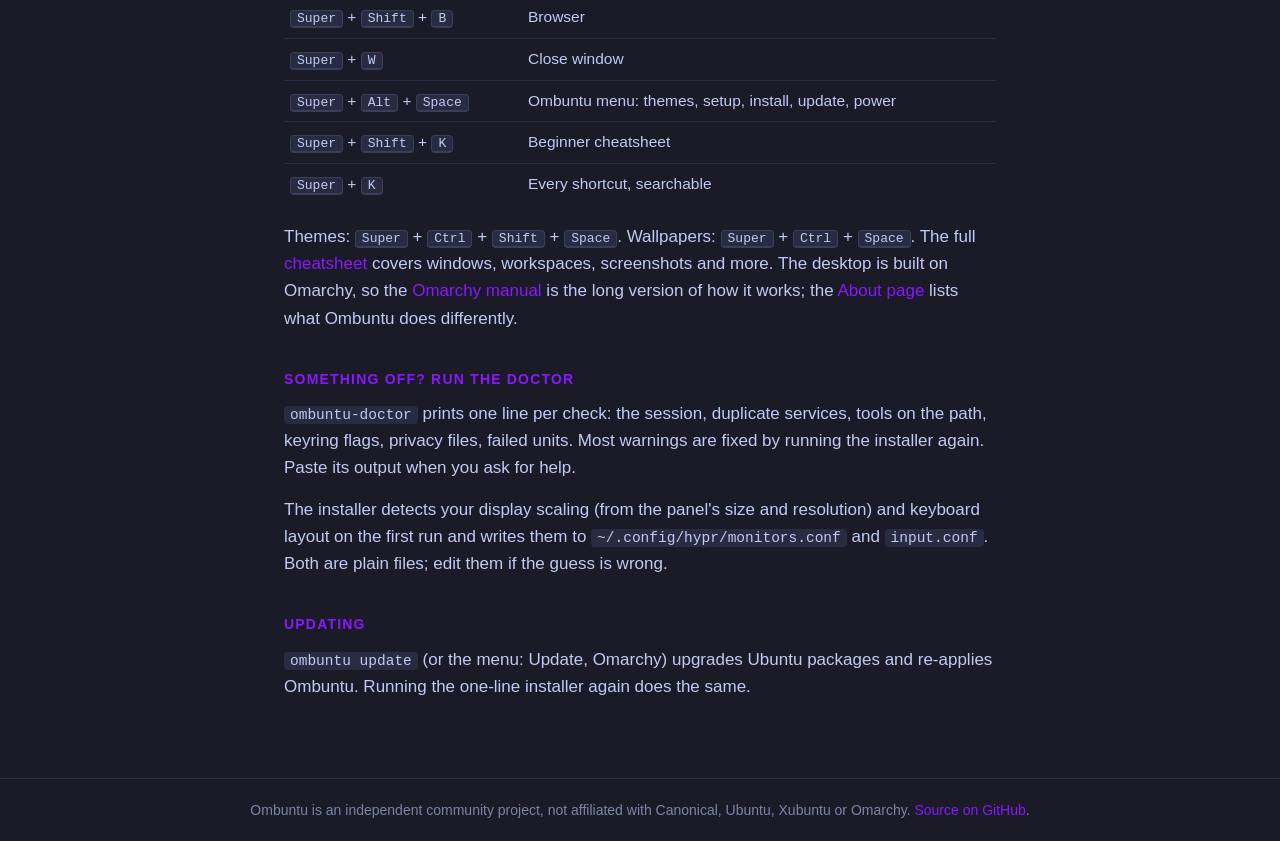
<file: docs/getting-started.html>
<!doctype html>
<html lang="en">
<head>
<meta charset="utf-8">
<meta name="viewport" content="width=device-width, initial-scale=1">
<title>Getting started · Ombuntu</title>
<link rel="icon" href="assets/favicon.ico">
<link rel="stylesheet" href="style.css">
</head>
<body>
<header class="top">
  <a href="https://ombuntu.org/"><img src="assets/ombuntu-logo.png" alt=""></a>
  <a class="brand" href="https://ombuntu.org/"><span>Om</span>buntu</a>
  <nav><a href="index.html">Docs</a><a href="getting-started.html" class="here">Getting started</a><a href="privacy.html">Privacy</a><a href="faq.html">FAQ</a><a href="uninstall.html">Uninstall</a><a href="about.html">About</a><a href="https://ombuntu.org/agent-guide.md">Agent guide</a></nav>
</header>
<main>
<h1>Getting started</h1>
<p class="lead">From a fresh Xubuntu to a pre-configured, secure Hyprland desktop in one command.</p>

<h2>Requirements</h2>
<table>
<tr><th>Distribution</th><td>Ubuntu 26.04 LTS or a flavour of it. Xubuntu 26.04 is what Ombuntu is built and tested on. Earlier releases do not ship Hyprland.</td></tr>
<tr><th>Architecture</th><td>amd64 or arm64, detected automatically. On arm64 the launcher (Walker) and its data provider are compiled from source, which adds 10 to 30 minutes.</td></tr>
<tr><th>Graphics</th><td>Anything with a Mesa Wayland driver: AMD, Intel, or NVIDIA with the open kernel modules.</td></tr>
<tr><th>Account</th><td>A user with sudo, and internet access. About 250 MB is downloaded.</td></tr>
<tr><th>Browser</th><td>Optional: a Chromium-based browser (Vivaldi, Chrome, Brave, Edge) makes Omarchy's web apps open as app windows. Firefox is used if none is present.</td></tr>
</table>
<h2>Install</h2>
<div class="cmd"><pre id="install">curl -fsSL https://ombuntu.org/install.sh | bash</pre><button class="copy" data-for="install" type="button" title="Copy" aria-label="Copy"><svg viewBox="0 0 24 24" aria-hidden="true"><rect x="9" y="9" width="11" height="11" rx="2"/><path d="M5 15V5a2 2 0 0 1 2-2h10"/></svg></button></div>
<p>The installer asks for your password once. It installs the Ubuntu packages, fetches the desktop configuration at a pinned commit, writes your configuration into <code>~/.config</code>, applies the Tokyo Night theme with an Ombuntu wallpaper, turns telemetry off, and adds the <b>Ombuntu</b> entry to the login screen. It is safe to run again; it only redoes what changed. Nothing it downloads is run without a checksum or a signature check.</p>
<p>Your XFCE session is not touched. Both are offered at the login screen.</p>
<h3>Options</h3>
<table>
<tr><td><code>--user-only</code></td><td>Skip the steps that need root (apt, session file)</td></tr>
<tr><td><code>--skip-bashrc</code></td><td>Leave <code>~/.bashrc</code> alone (Ombuntu replaces it; a backup is kept as <code>~/.bashrc.pre-omarchy</code>)</td></tr>
<tr><td><code>--force-config</code></td><td>Overwrite <code>~/.config</code> files with Omarchy defaults; existing files are saved as <code>*.pre-omarchy</code></td></tr>
<tr><td><code>--keep-telemetry</code></td><td>Leave Canonical and browser telemetry at Ubuntu defaults</td></tr>
<tr><td><code>--keep-browser-buttons</code></td><td>Keep browsers' own minimize/maximize/close buttons</td></tr>
<tr><td><code>--no-firefox-policy</code></td><td>Do not install the Firefox policy file</td></tr>
</table>
<p>Pass flags to the one-liner with <code>bash -s -- --skip-bashrc</code>. Or clone the repository and run <code>./install.sh</code> from it.</p>
<h2>First login</h2>
<p>Log out, pick <b>Ombuntu</b> in the greeter (the small icon next to your name in LightDM), and log in. <b>Super</b> is the Windows key.</p>
<table>
<tr><td><kbd>Super</kbd> + <kbd>Space</kbd></td><td>Open any app: start typing its name</td></tr>
<tr><td><kbd>Super</kbd> + <kbd>Return</kbd></td><td>Terminal</td></tr>
<tr><td><kbd>Super</kbd> + <kbd>Shift</kbd> + <kbd>B</kbd></td><td>Browser</td></tr>
<tr><td><kbd>Super</kbd> + <kbd>W</kbd></td><td>Close window</td></tr>
<tr><td><kbd>Super</kbd> + <kbd>Alt</kbd> + <kbd>Space</kbd></td><td>Ombuntu menu: themes, setup, install, update, power</td></tr>
<tr><td><kbd>Super</kbd> + <kbd>Shift</kbd> + <kbd>K</kbd></td><td>Beginner cheatsheet</td></tr>
<tr><td><kbd>Super</kbd> + <kbd>K</kbd></td><td>Every shortcut, searchable</td></tr>
</table>
<p>Themes: <kbd>Super</kbd> + <kbd>Ctrl</kbd> + <kbd>Shift</kbd> + <kbd>Space</kbd>. Wallpapers: <kbd>Super</kbd> + <kbd>Ctrl</kbd> + <kbd>Space</kbd>. The full <a href="cheatsheet.html">cheatsheet</a> covers windows, workspaces, screenshots and more. The desktop is built on Omarchy, so the <a href="https://manuals.omamix.org/2/the-omarchy-manual">Omarchy manual</a> is the long version of how it works; the <a href="about.html">About page</a> lists what Ombuntu does differently.</p>
<h2>Something off? Run the doctor</h2>
<p><code>ombuntu-doctor</code> prints one line per check: the session, duplicate services, tools on the path, keyring flags, privacy files, failed units. Most warnings are fixed by running the installer again. Paste its output when you ask for help.</p>
<p>The installer detects your display scaling (from the panel's size and resolution) and keyboard layout on the first run and writes them to <code>~/.config/hypr/monitors.conf</code> and <code>input.conf</code>. Both are plain files; edit them if the guess is wrong.</p>
<h2>Updating</h2>
<p><code>ombuntu update</code> (or the menu: Update, Omarchy) upgrades Ubuntu packages and re-applies Ombuntu. Running the one-line installer again does the same.</p>

</main>
<footer>Ombuntu is an independent community project, not affiliated with Canonical, Ubuntu, Xubuntu or Omarchy. <a href="https://github.com/Ombuntu/Ombuntu">Source on GitHub</a>.</footer>
<script src="copy.js"></script>
</body>
</html>
</file>
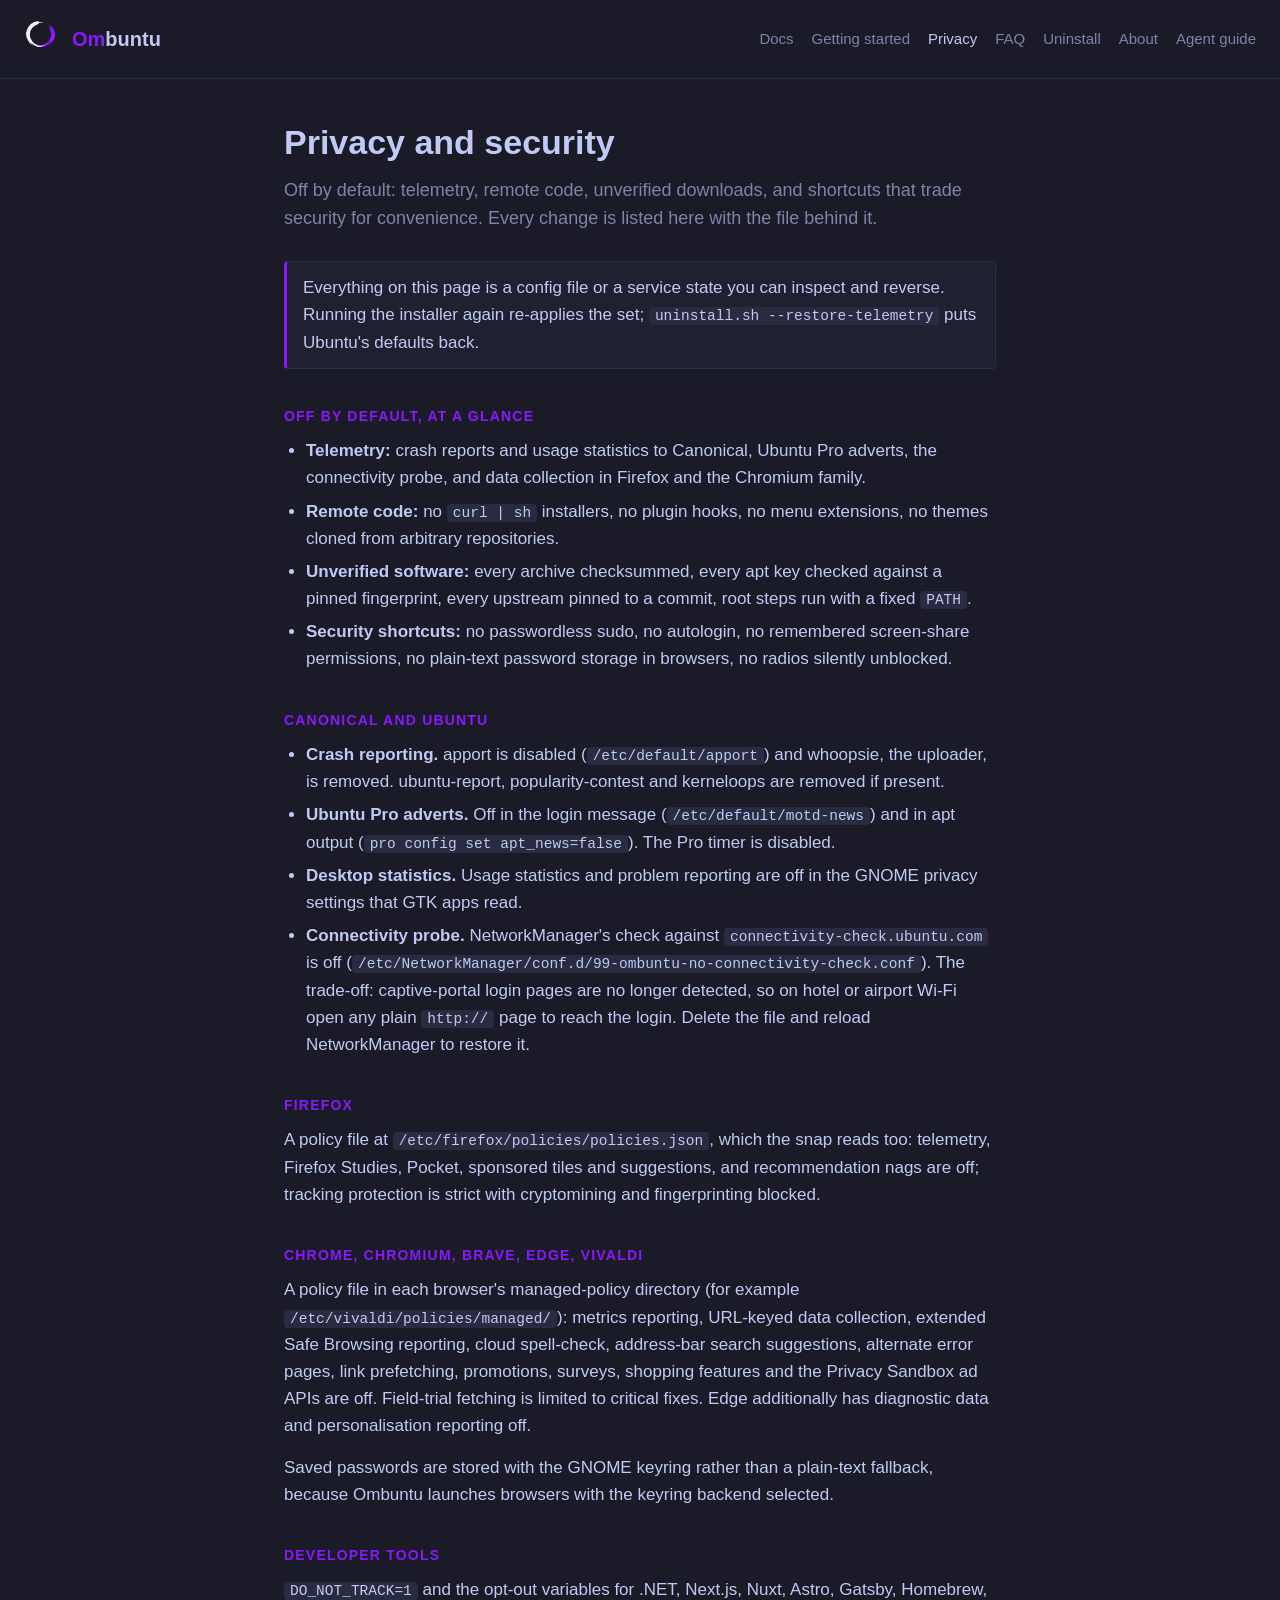
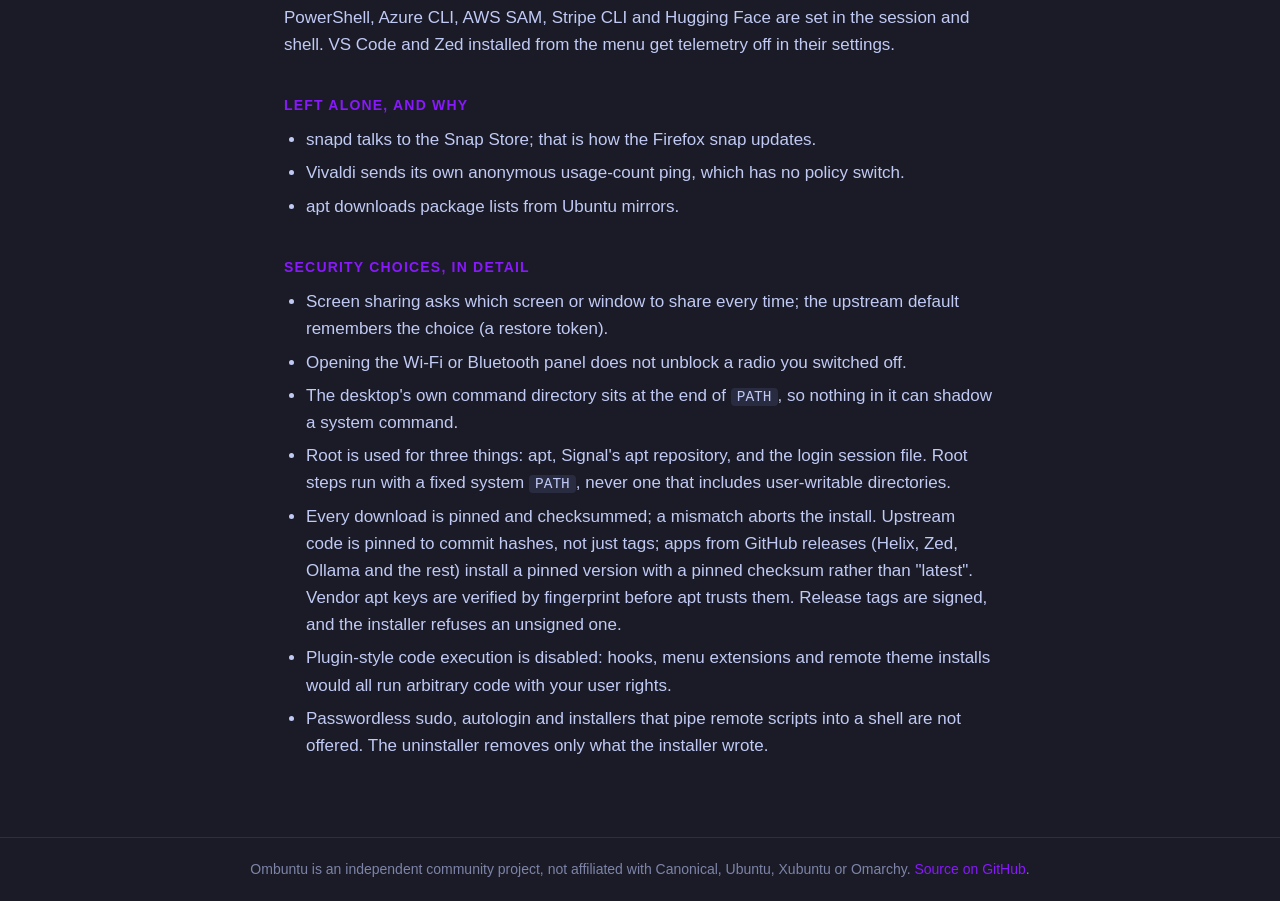
<file: docs/privacy.html>
<!doctype html>
<html lang="en">
<head>
<meta charset="utf-8">
<meta name="viewport" content="width=device-width, initial-scale=1">
<title>Privacy and security · Ombuntu</title>
<link rel="icon" href="assets/favicon.ico">
<link rel="stylesheet" href="style.css">
</head>
<body>
<header class="top">
  <a href="https://ombuntu.org/"><img src="assets/ombuntu-logo.png" alt=""></a>
  <a class="brand" href="https://ombuntu.org/"><span>Om</span>buntu</a>
  <nav><a href="index.html">Docs</a><a href="getting-started.html">Getting started</a><a href="privacy.html" class="here">Privacy</a><a href="faq.html">FAQ</a><a href="uninstall.html">Uninstall</a><a href="about.html">About</a><a href="https://ombuntu.org/agent-guide.md">Agent guide</a></nav>
</header>
<main>
<h1>Privacy and security</h1>
<p class="lead">Off by default: telemetry, remote code, unverified downloads, and shortcuts that trade security for convenience. Every change is listed here with the file behind it.</p>

<div class="note">Everything on this page is a config file or a service state you can inspect and reverse. Running the installer again re-applies the set; <code>uninstall.sh --restore-telemetry</code> puts Ubuntu's defaults back.</div>
<h2>Off by default, at a glance</h2>
<ul>
<li><b>Telemetry:</b> crash reports and usage statistics to Canonical, Ubuntu Pro adverts, the connectivity probe, and data collection in Firefox and the Chromium family.</li>
<li><b>Remote code:</b> no <code>curl | sh</code> installers, no plugin hooks, no menu extensions, no themes cloned from arbitrary repositories.</li>
<li><b>Unverified software:</b> every archive checksummed, every apt key checked against a pinned fingerprint, every upstream pinned to a commit, root steps run with a fixed <code>PATH</code>.</li>
<li><b>Security shortcuts:</b> no passwordless sudo, no autologin, no remembered screen-share permissions, no plain-text password storage in browsers, no radios silently unblocked.</li>
</ul>
<h2>Canonical and Ubuntu</h2>
<ul>
<li><b>Crash reporting.</b> apport is disabled (<code>/etc/default/apport</code>) and whoopsie, the uploader, is removed. ubuntu-report, popularity-contest and kerneloops are removed if present.</li>
<li><b>Ubuntu Pro adverts.</b> Off in the login message (<code>/etc/default/motd-news</code>) and in apt output (<code>pro config set apt_news=false</code>). The Pro timer is disabled.</li>
<li><b>Desktop statistics.</b> Usage statistics and problem reporting are off in the GNOME privacy settings that GTK apps read.</li>
<li><b>Connectivity probe.</b> NetworkManager's check against <code>connectivity-check.ubuntu.com</code> is off (<code>/etc/NetworkManager/conf.d/99-ombuntu-no-connectivity-check.conf</code>). The trade-off: captive-portal login pages are no longer detected, so on hotel or airport Wi-Fi open any plain <code>http://</code> page to reach the login. Delete the file and reload NetworkManager to restore it.</li>
</ul>
<h2>Firefox</h2>
<p>A policy file at <code>/etc/firefox/policies/policies.json</code>, which the snap reads too: telemetry, Firefox Studies, Pocket, sponsored tiles and suggestions, and recommendation nags are off; tracking protection is strict with cryptomining and fingerprinting blocked.</p>
<h2>Chrome, Chromium, Brave, Edge, Vivaldi</h2>
<p>A policy file in each browser's managed-policy directory (for example <code>/etc/vivaldi/policies/managed/</code>): metrics reporting, URL-keyed data collection, extended Safe Browsing reporting, cloud spell-check, address-bar search suggestions, alternate error pages, link prefetching, promotions, surveys, shopping features and the Privacy Sandbox ad APIs are off. Field-trial fetching is limited to critical fixes. Edge additionally has diagnostic data and personalisation reporting off.</p>
<p>Saved passwords are stored with the GNOME keyring rather than a plain-text fallback, because Ombuntu launches browsers with the keyring backend selected.</p>
<h2>Developer tools</h2>
<p><code>DO_NOT_TRACK=1</code> and the opt-out variables for .NET, Next.js, Nuxt, Astro, Gatsby, Homebrew, PowerShell, Azure CLI, AWS SAM, Stripe CLI and Hugging Face are set in the session and shell. VS Code and Zed installed from the menu get telemetry off in their settings.</p>
<h2>Left alone, and why</h2>
<ul>
<li>snapd talks to the Snap Store; that is how the Firefox snap updates.</li>
<li>Vivaldi sends its own anonymous usage-count ping, which has no policy switch.</li>
<li>apt downloads package lists from Ubuntu mirrors.</li>
</ul>
<h2>Security choices, in detail</h2>
<ul>
<li>Screen sharing asks which screen or window to share every time; the upstream default remembers the choice (a restore token).</li>
<li>Opening the Wi-Fi or Bluetooth panel does not unblock a radio you switched off.</li>
<li>The desktop's own command directory sits at the end of <code>PATH</code>, so nothing in it can shadow a system command.</li>
<li>Root is used for three things: apt, Signal's apt repository, and the login session file. Root steps run with a fixed system <code>PATH</code>, never one that includes user-writable directories.</li>
<li>Every download is pinned and checksummed; a mismatch aborts the install. Upstream code is pinned to commit hashes, not just tags; apps from GitHub releases (Helix, Zed, Ollama and the rest) install a pinned version with a pinned checksum rather than "latest". Vendor apt keys are verified by fingerprint before apt trusts them. Release tags are signed, and the installer refuses an unsigned one.</li>
<li>Plugin-style code execution is disabled: hooks, menu extensions and remote theme installs would all run arbitrary code with your user rights.</li>
<li>Passwordless sudo, autologin and installers that pipe remote scripts into a shell are not offered. The uninstaller removes only what the installer wrote.</li>
</ul>

</main>
<footer>Ombuntu is an independent community project, not affiliated with Canonical, Ubuntu, Xubuntu or Omarchy. <a href="https://github.com/Ombuntu/Ombuntu">Source on GitHub</a>.</footer>
<script src="copy.js"></script>
</body>
</html>
</file>
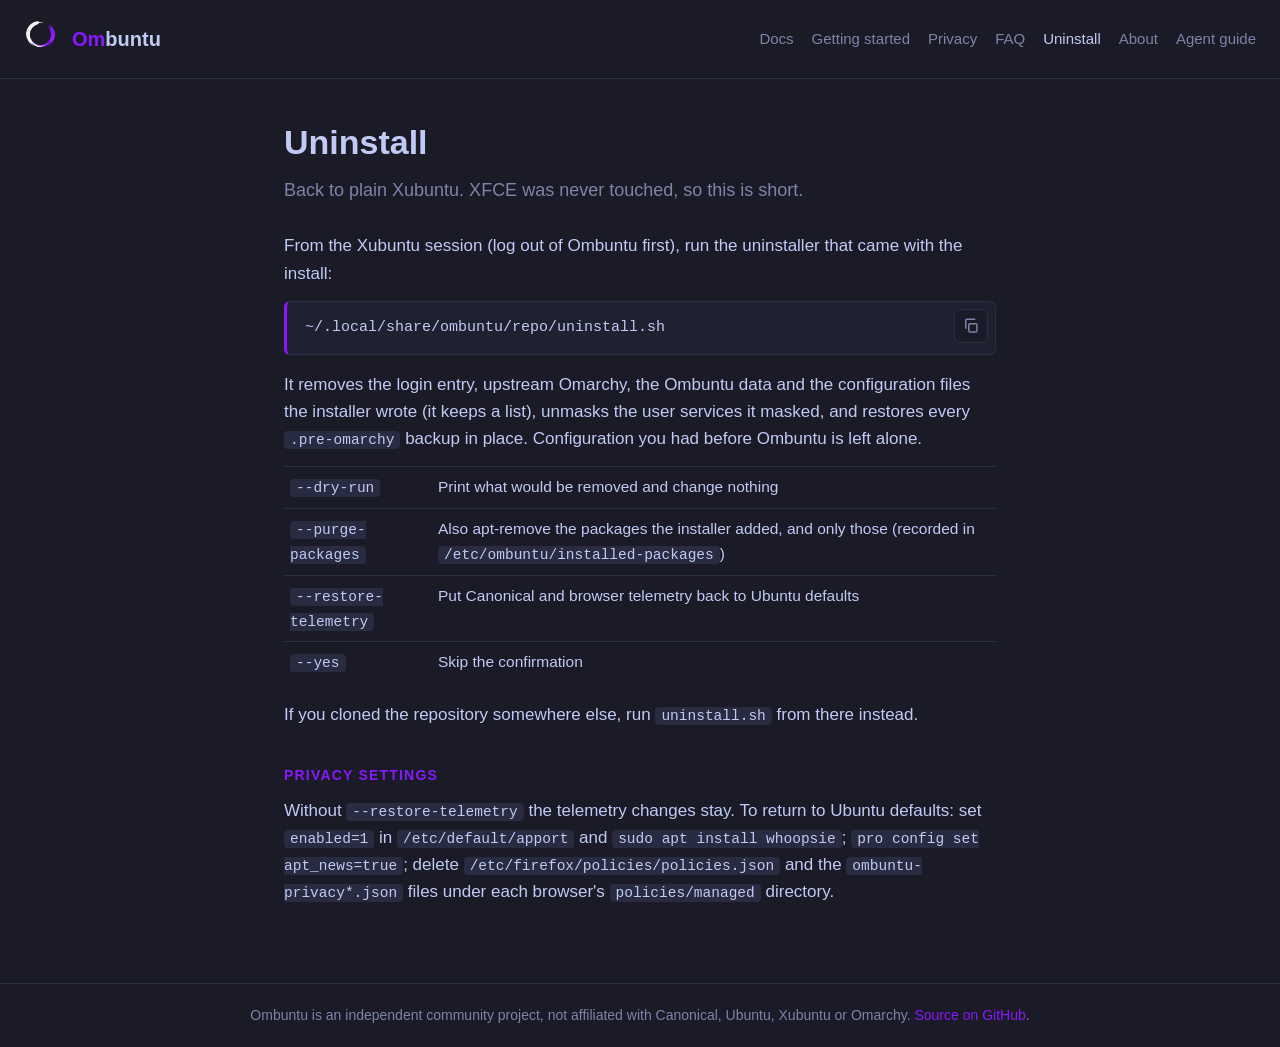
<file: docs/uninstall.html>
<!doctype html>
<html lang="en">
<head>
<meta charset="utf-8">
<meta name="viewport" content="width=device-width, initial-scale=1">
<title>Uninstall · Ombuntu</title>
<link rel="icon" href="assets/favicon.ico">
<link rel="stylesheet" href="style.css">
</head>
<body>
<header class="top">
  <a href="https://ombuntu.org/"><img src="assets/ombuntu-logo.png" alt=""></a>
  <a class="brand" href="https://ombuntu.org/"><span>Om</span>buntu</a>
  <nav><a href="index.html">Docs</a><a href="getting-started.html">Getting started</a><a href="privacy.html">Privacy</a><a href="faq.html">FAQ</a><a href="uninstall.html" class="here">Uninstall</a><a href="about.html">About</a><a href="https://ombuntu.org/agent-guide.md">Agent guide</a></nav>
</header>
<main>
<h1>Uninstall</h1>
<p class="lead">Back to plain Xubuntu. XFCE was never touched, so this is short.</p>

<p>From the Xubuntu session (log out of Ombuntu first), run the uninstaller that came with the install:</p>
<div class="cmd"><pre id="un1">~/.local/share/ombuntu/repo/uninstall.sh</pre><button class="copy" data-for="un1" type="button" title="Copy" aria-label="Copy"><svg viewBox="0 0 24 24" aria-hidden="true"><rect x="9" y="9" width="11" height="11" rx="2"/><path d="M5 15V5a2 2 0 0 1 2-2h10"/></svg></button></div>
<p>It removes the login entry, upstream Omarchy, the Ombuntu data and the configuration files the installer wrote (it keeps a list), unmasks the user services it masked, and restores every <code>.pre-omarchy</code> backup in place. Configuration you had before Ombuntu is left alone.</p>
<table>
<tr><td><code>--dry-run</code></td><td>Print what would be removed and change nothing</td></tr>
<tr><td><code>--purge-packages</code></td><td>Also apt-remove the packages the installer added, and only those (recorded in <code>/etc/ombuntu/installed-packages</code>)</td></tr>
<tr><td><code>--restore-telemetry</code></td><td>Put Canonical and browser telemetry back to Ubuntu defaults</td></tr>
<tr><td><code>--yes</code></td><td>Skip the confirmation</td></tr>
</table>
<p>If you cloned the repository somewhere else, run <code>uninstall.sh</code> from there instead.</p>
<h2>Privacy settings</h2>
<p>Without <code>--restore-telemetry</code> the telemetry changes stay. To return to Ubuntu defaults: set <code>enabled=1</code> in <code>/etc/default/apport</code> and <code>sudo apt install whoopsie</code>; <code>pro config set apt_news=true</code>; delete <code>/etc/firefox/policies/policies.json</code> and the <code>ombuntu-privacy*.json</code> files under each browser's <code>policies/managed</code> directory.</p>

</main>
<footer>Ombuntu is an independent community project, not affiliated with Canonical, Ubuntu, Xubuntu or Omarchy. <a href="https://github.com/Ombuntu/Ombuntu">Source on GitHub</a>.</footer>
<script src="copy.js"></script>
</body>
</html>
</file>
<file: docs/style.css>
:root { --bg:#1a1b26; --panel:#1f2130; --line:#2c2f44; --fg:#c0caf5; --dim:#7d84a8; --accent:#8819fc; --key-bg:#292c40; }
* { box-sizing:border-box; }
body { margin:0; background:var(--bg); color:var(--fg); font:17px/1.6 "Liberation Sans","Noto Sans",system-ui,sans-serif; }
a { color:var(--accent); text-decoration:none; } a:hover { text-decoration:underline; }
header.top { display:flex; align-items:center; gap:14px; padding:18px 24px; border-bottom:1px solid var(--line); flex-wrap:wrap; }
header.top img { width:34px; height:34px; }
header.top .brand { font-size:20px; font-weight:600; color:var(--fg); } header.top .brand span { color:var(--accent); }
header.top nav { margin-left:auto; display:flex; gap:18px; flex-wrap:wrap; font-size:15px; }
header.top nav a { color:var(--dim); } header.top nav a:hover, header.top nav a.here { color:var(--fg); text-decoration:none; }
main { max-width:760px; margin:0 auto; padding:36px 24px 64px; }
h1 { font-size:34px; margin:0 0 6px; font-weight:600; }
p.lead { color:var(--dim); margin:0 0 28px; font-size:18px; }
h2 { font-size:14px; font-weight:600; text-transform:uppercase; letter-spacing:1.2px; color:var(--accent); margin:36px 0 10px; }
h3 { font-size:18px; margin:22px 0 6px; font-weight:600; }
p { margin:0 0 14px; }
ul, ol { padding-left:22px; margin:0 0 14px; } li { margin-bottom:6px; }
code { background:var(--key-bg); padding:1px 6px; border-radius:4px; font:14.5px "JetBrainsMono Nerd Font","JetBrains Mono",ui-monospace,monospace; }
pre { background:var(--panel); border:1px solid var(--line); border-left:3px solid var(--accent); padding:14px 18px; border-radius:6px; overflow-x:auto; font-size:15px; margin:0 0 16px; }
pre code { background:none; padding:0; font-size:15px; }
.cmd { position:relative; margin:0 0 16px; } .cmd pre { margin:0; padding-right:52px; }
.copy { position:absolute; top:8px; right:8px; width:34px; height:34px; border:1px solid var(--line); border-radius:6px; background:var(--bg); color:var(--dim); cursor:pointer; display:flex; align-items:center; justify-content:center; padding:0; }
.copy:hover { color:var(--fg); border-color:var(--accent); } .copy.done { color:var(--accent); border-color:var(--accent); }
.copy svg { width:18px; height:18px; fill:none; stroke:currentColor; stroke-width:2; stroke-linecap:round; stroke-linejoin:round; }
.cards { display:grid; grid-template-columns:repeat(auto-fit,minmax(220px,1fr)); gap:14px; margin:0 0 20px; }
.card { background:var(--panel); border:1px solid var(--line); border-radius:6px; padding:16px 18px; color:var(--fg); }
.card:hover { border-color:var(--accent); text-decoration:none; } .card b { display:block; margin-bottom:4px; } .card span { color:var(--dim); font-size:15px; }
.note { background:var(--panel); border:1px solid var(--line); border-left:3px solid var(--accent); padding:12px 16px; border-radius:4px; margin:0 0 18px; }
table { width:100%; border-collapse:collapse; margin:0 0 18px; font-size:15.5px; }
td, th { text-align:left; padding:8px 6px; border-top:1px solid var(--line); vertical-align:top; } th { border-top:0; color:var(--dim); font-weight:600; }
kbd { display:inline-block; background:var(--key-bg); border:1px solid #3a3e58; border-bottom-width:2px; border-radius:4px; padding:0 6px; font:13px "JetBrainsMono Nerd Font","JetBrains Mono",ui-monospace,monospace; }
details { border:1px solid var(--line); border-radius:6px; padding:10px 16px; margin:0 0 10px; background:var(--panel); }
summary { cursor:pointer; font-weight:600; } details p { margin-top:10px; }
footer { border-top:1px solid var(--line); color:var(--dim); font-size:14px; padding:20px 24px; text-align:center; }
@media (max-width:600px) { header.top nav { margin-left:0; } h1 { font-size:28px; } }
</file>
